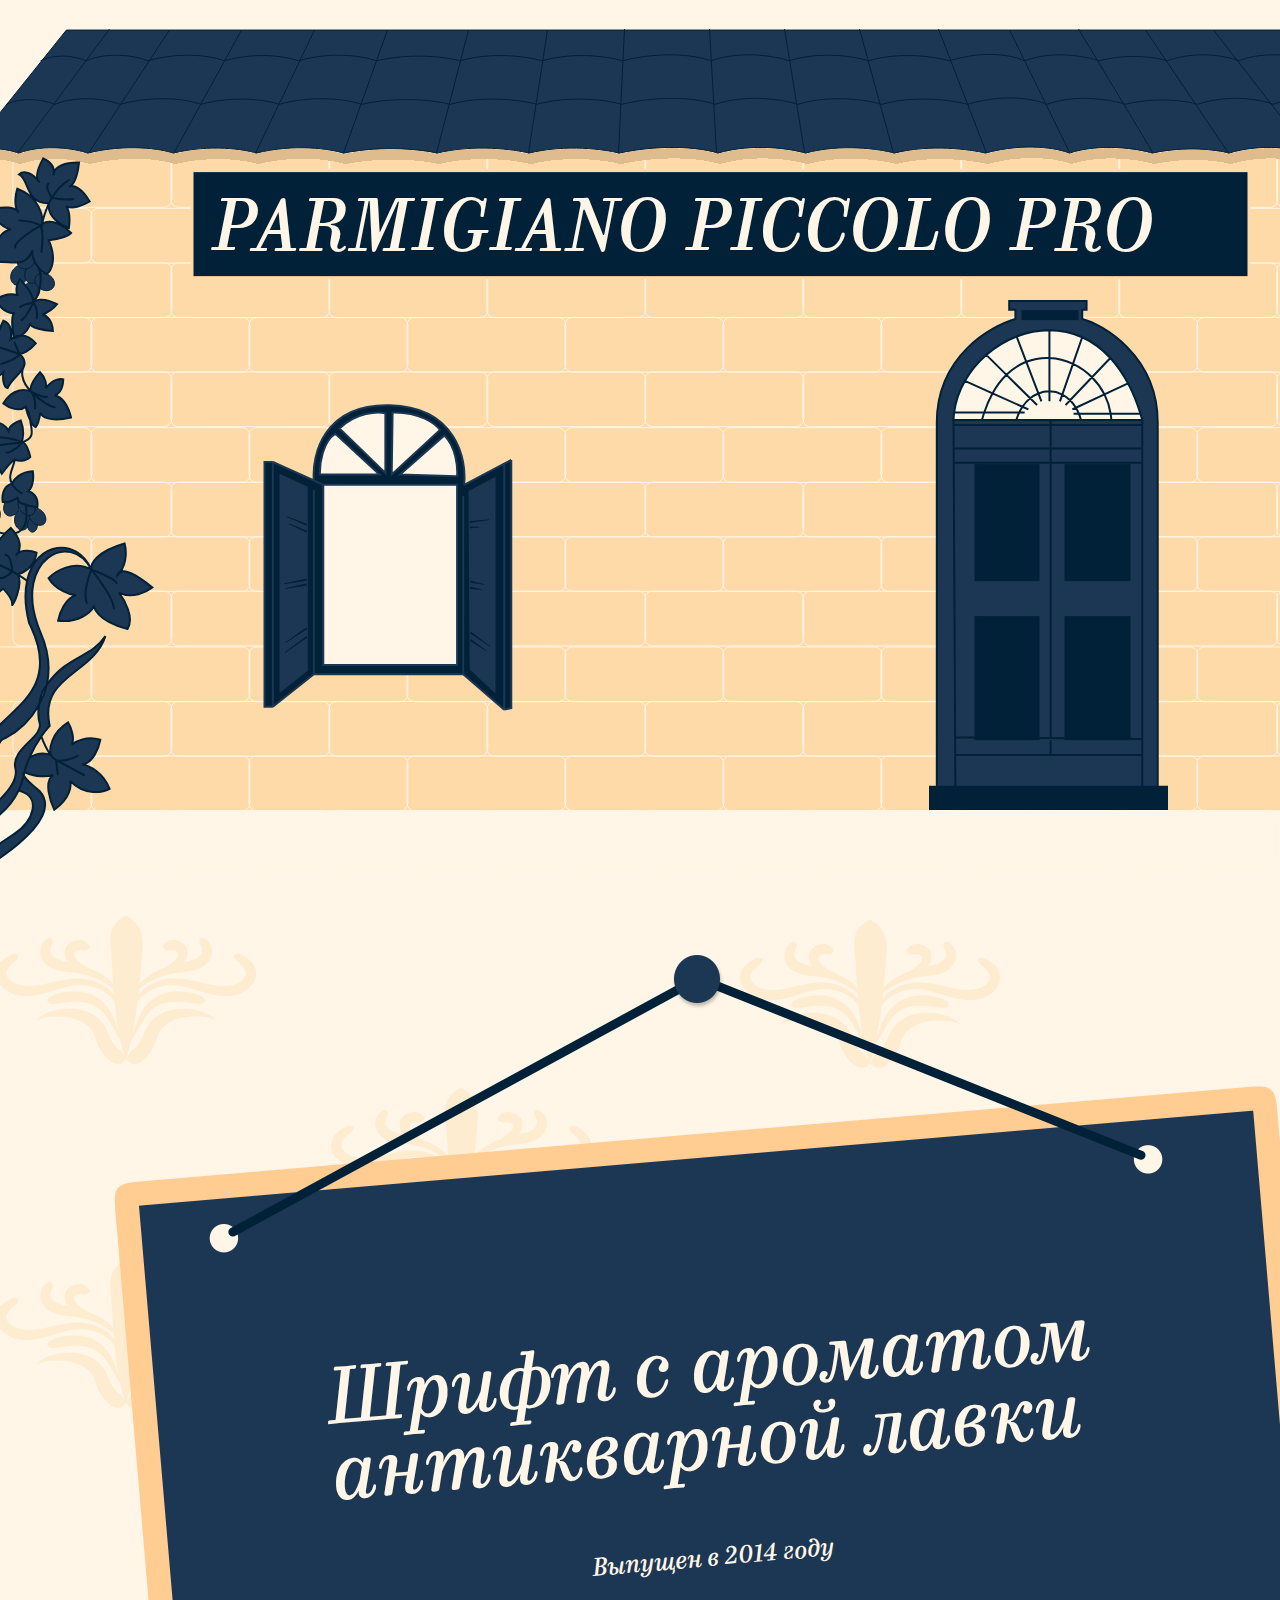
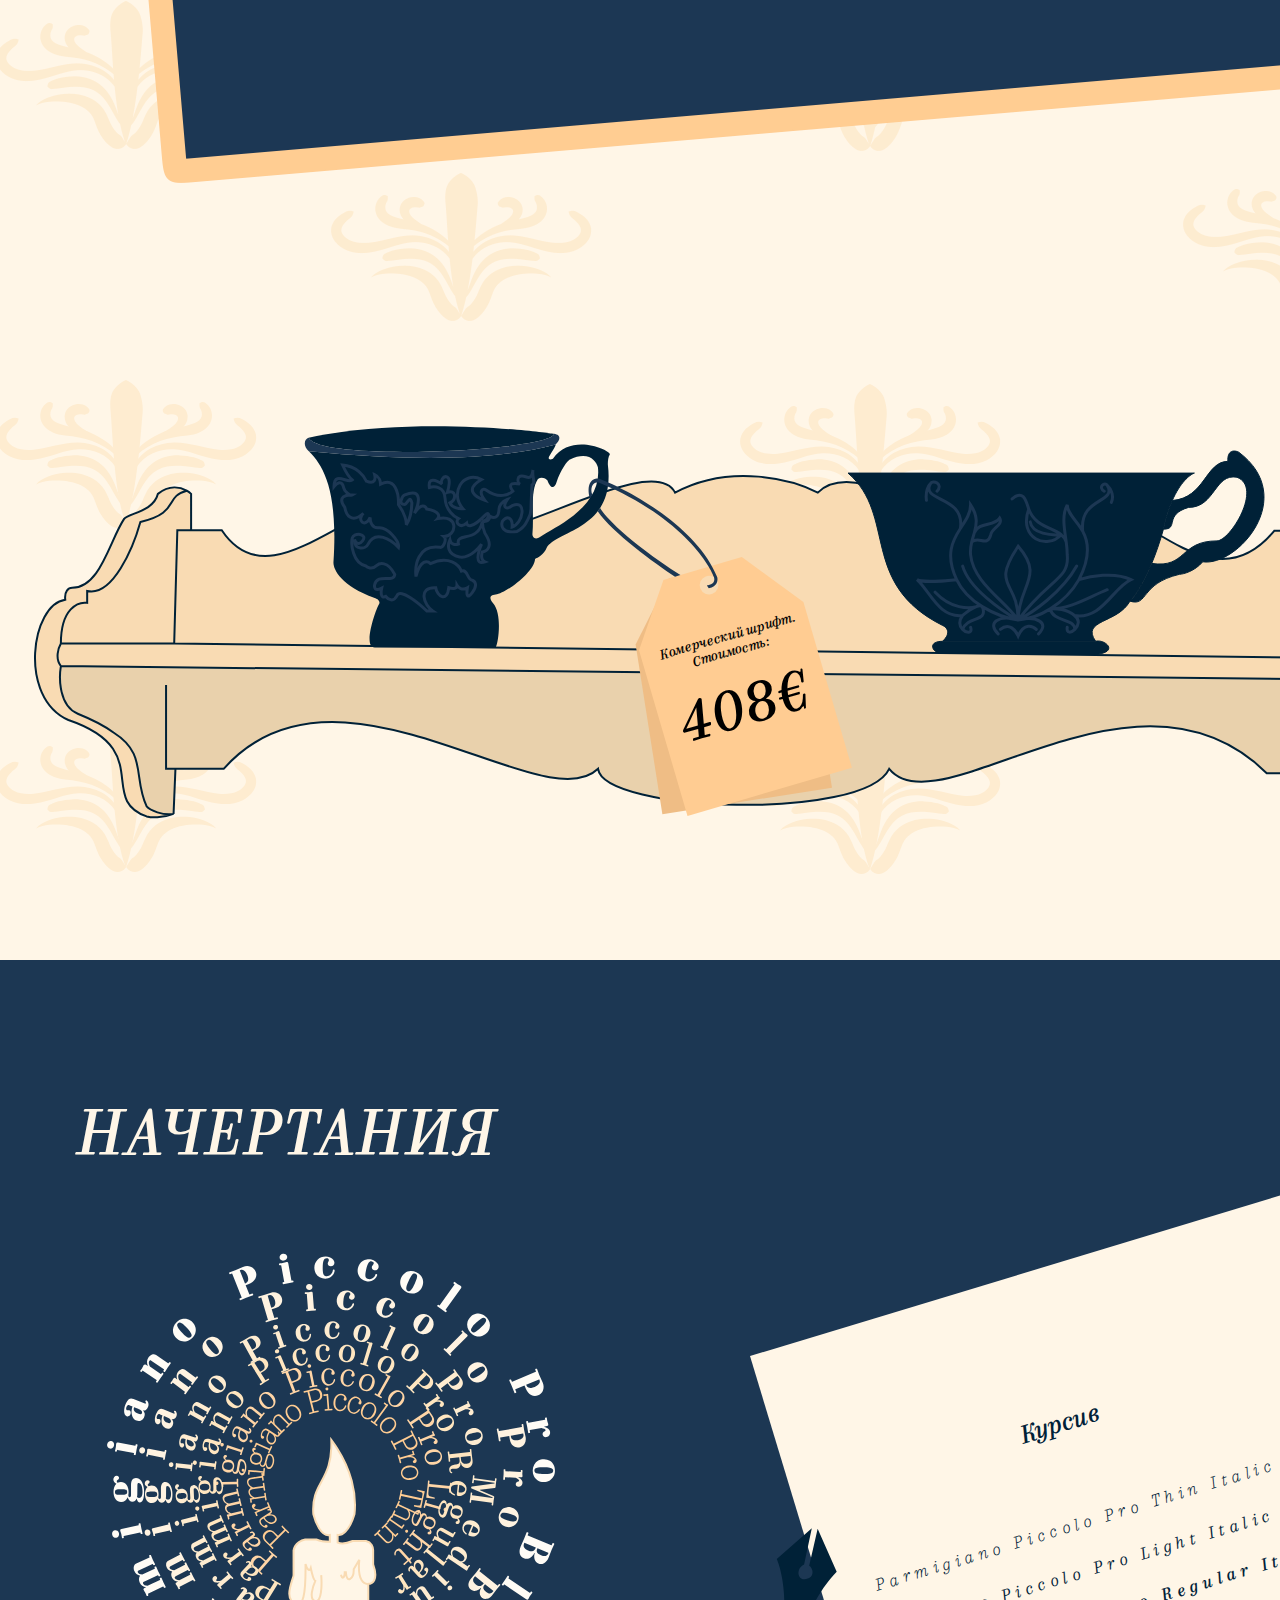
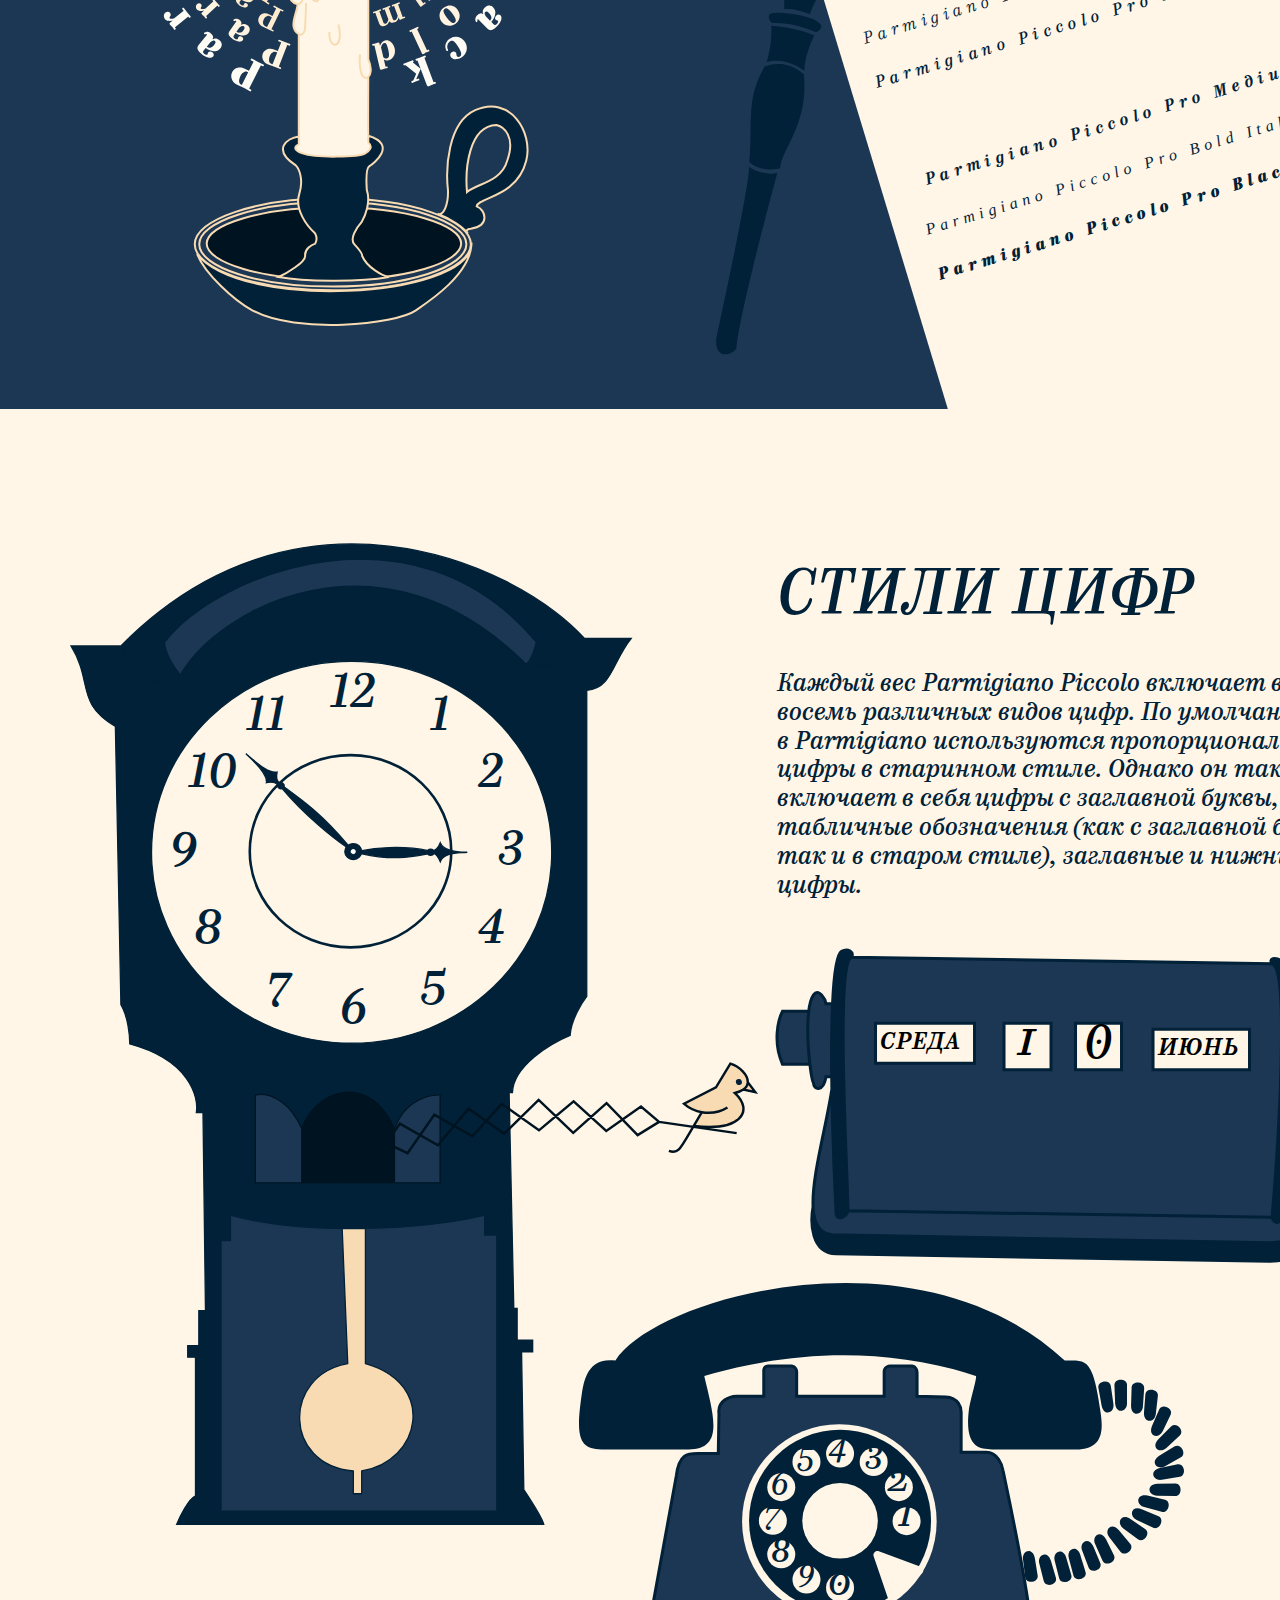
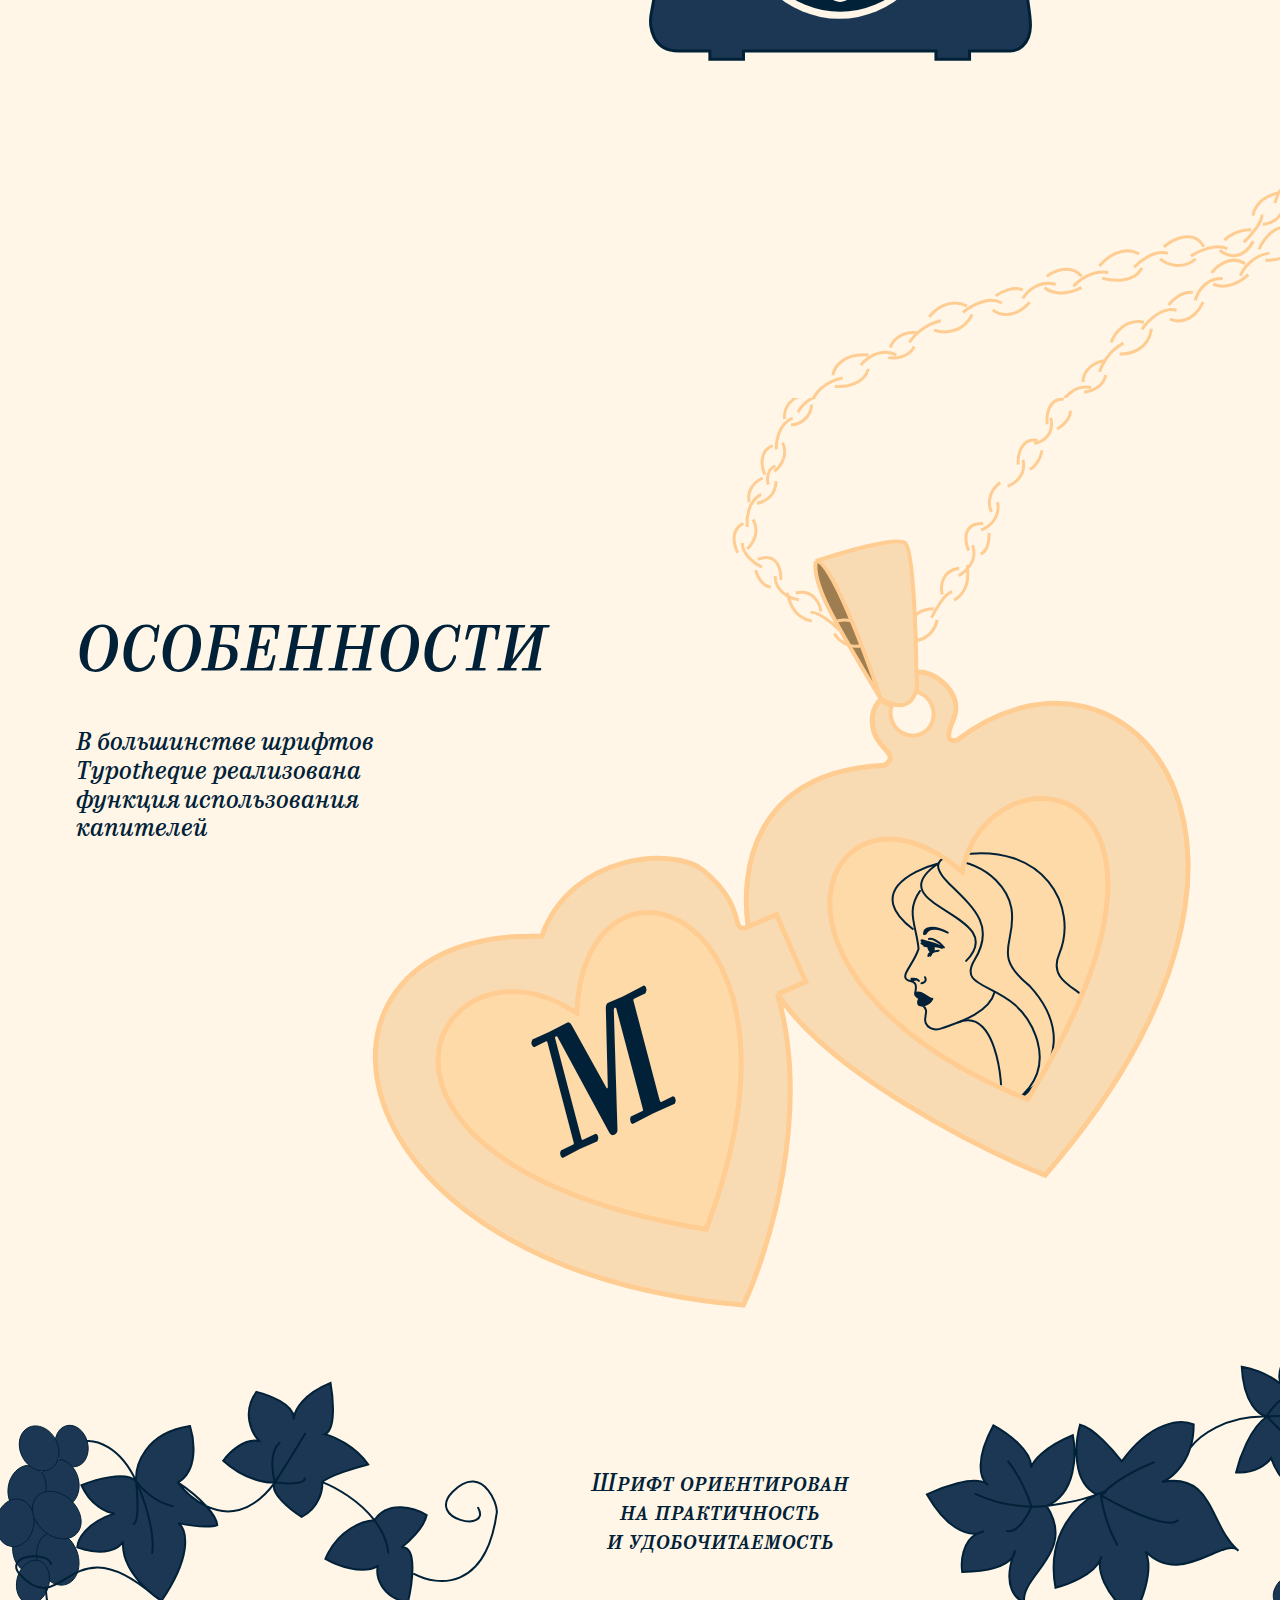
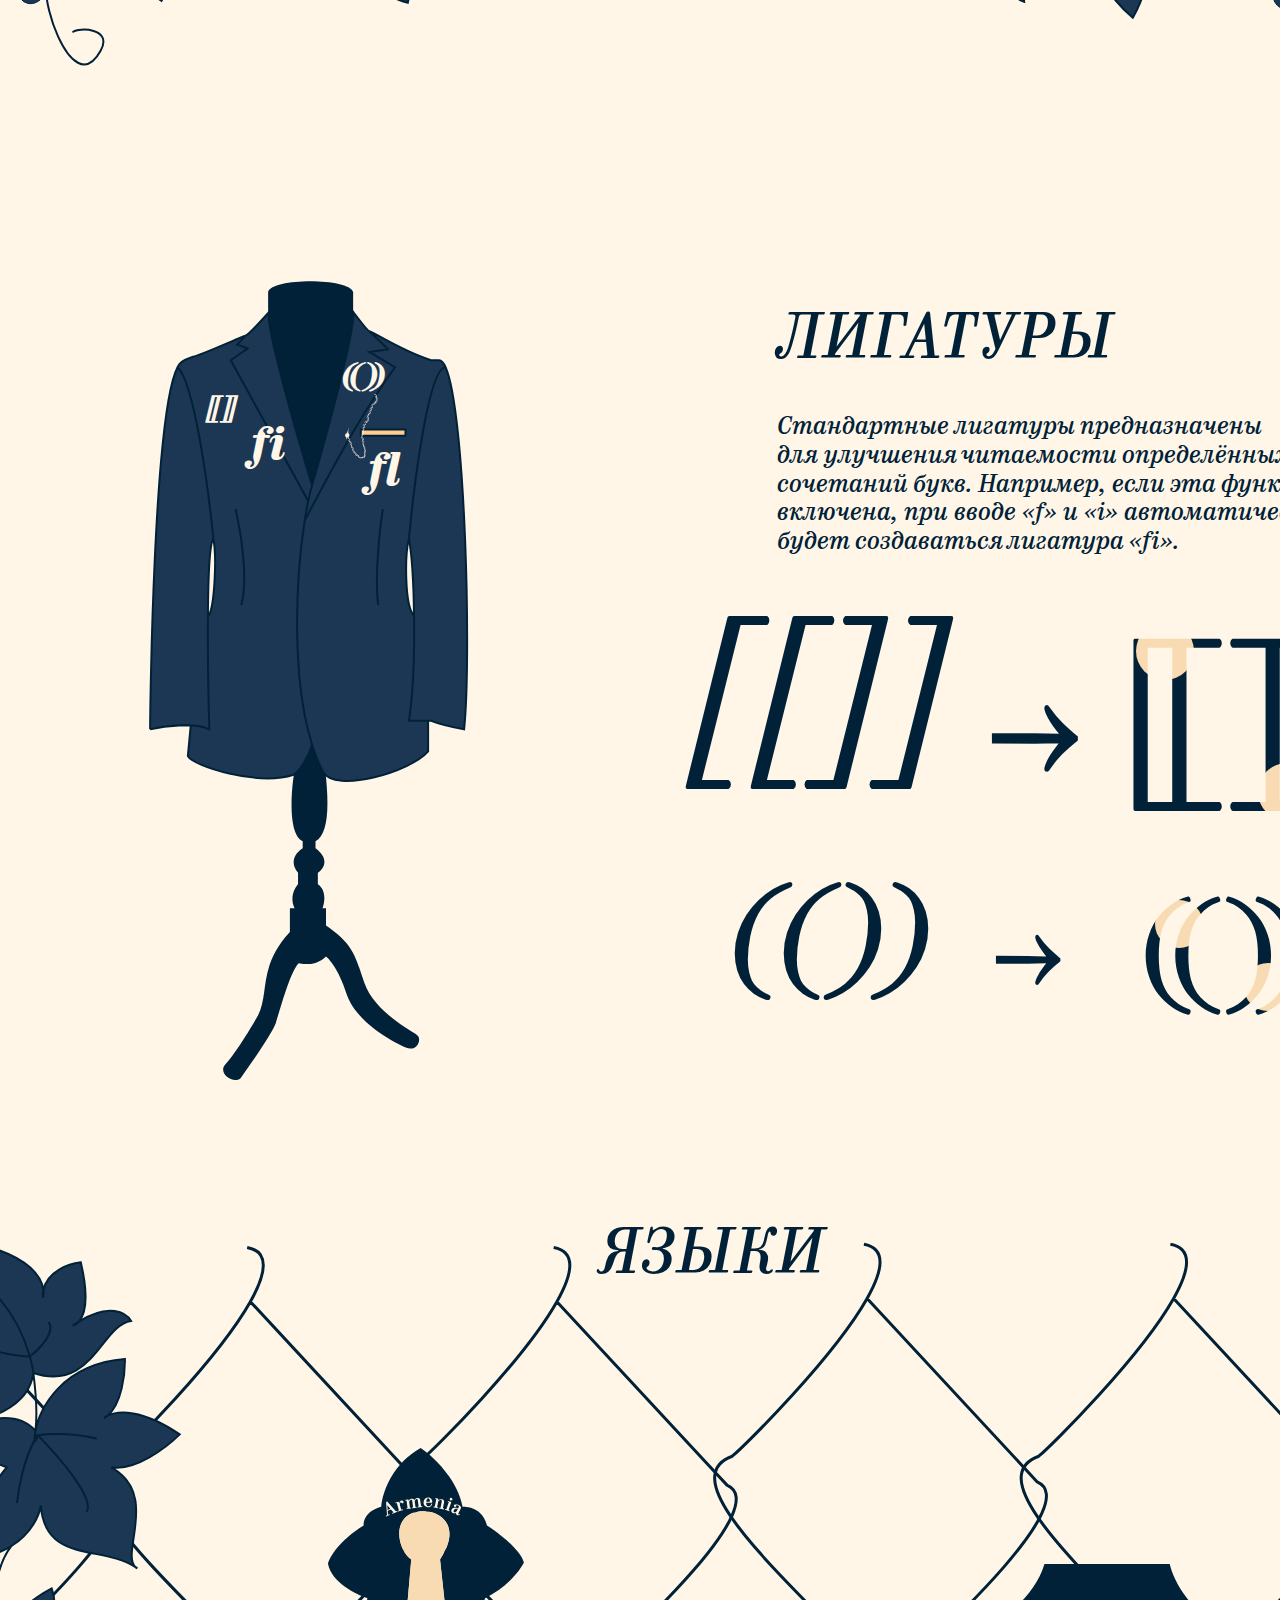
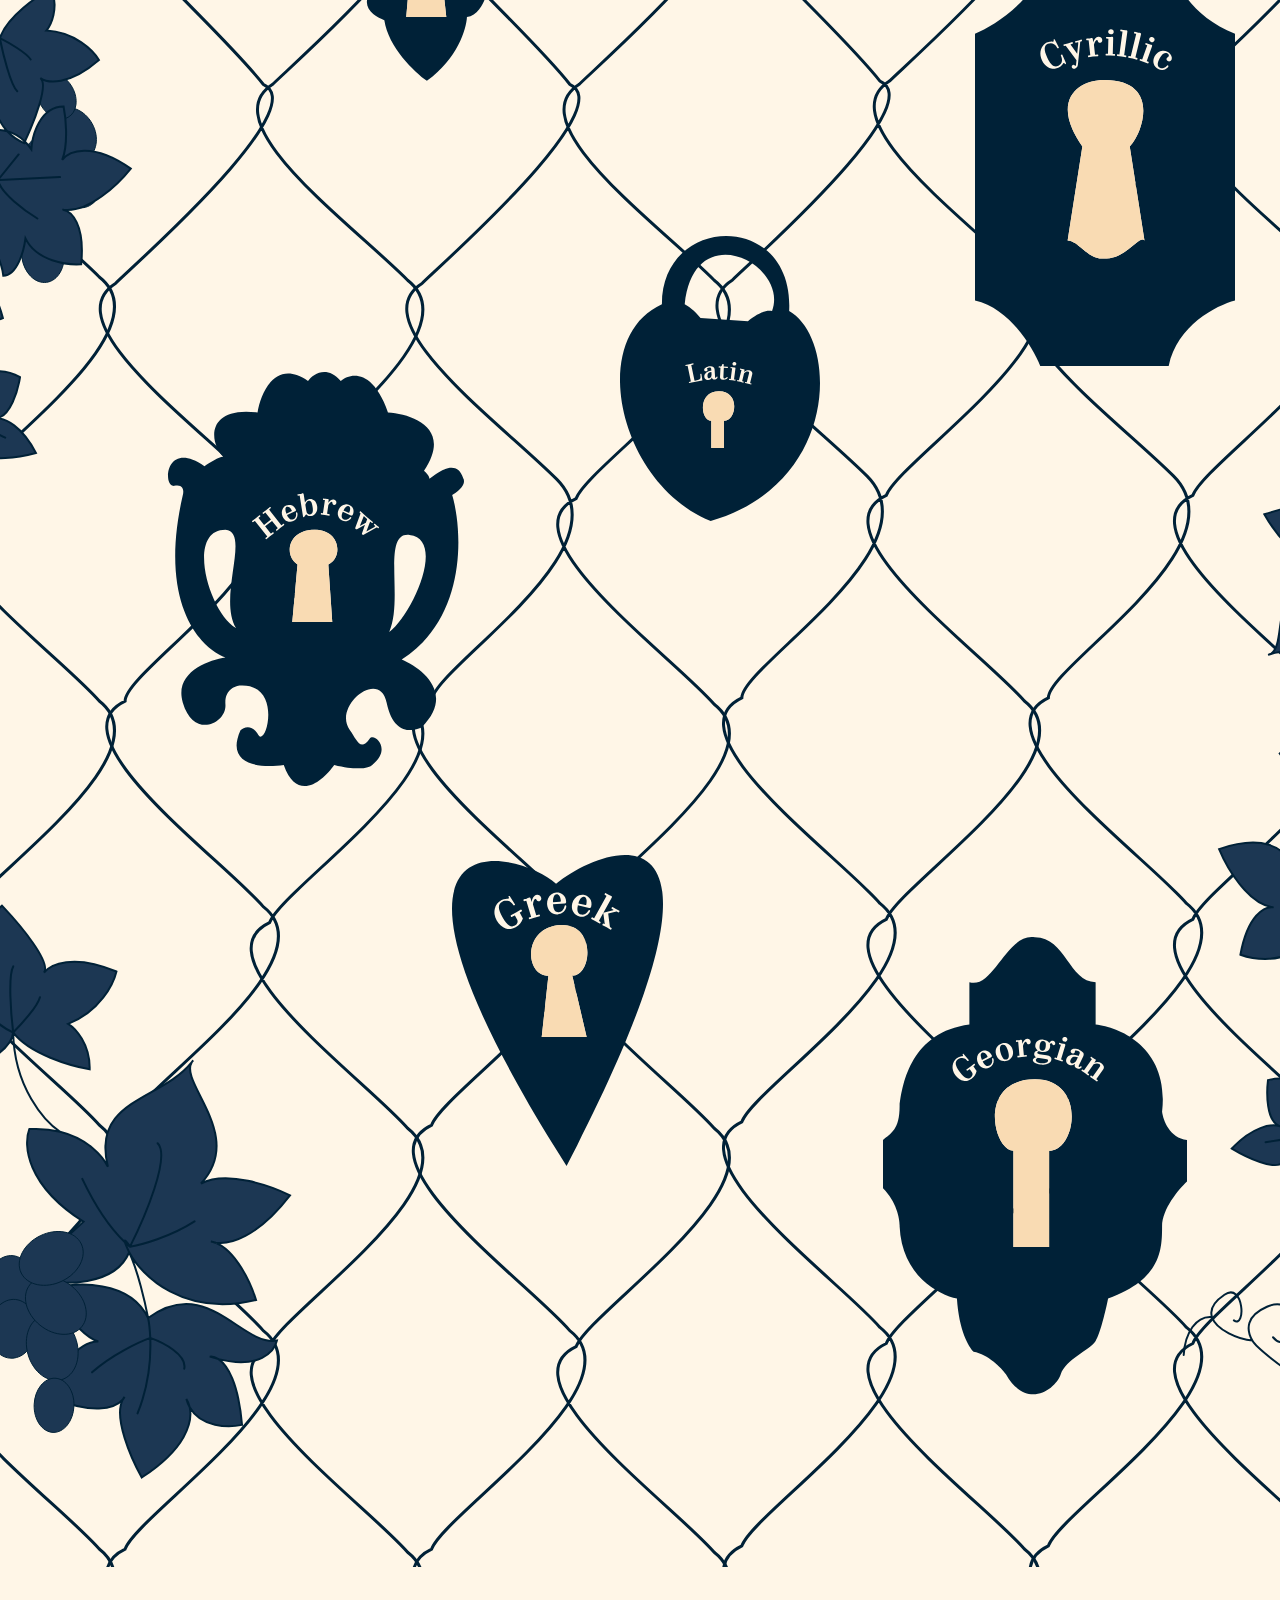
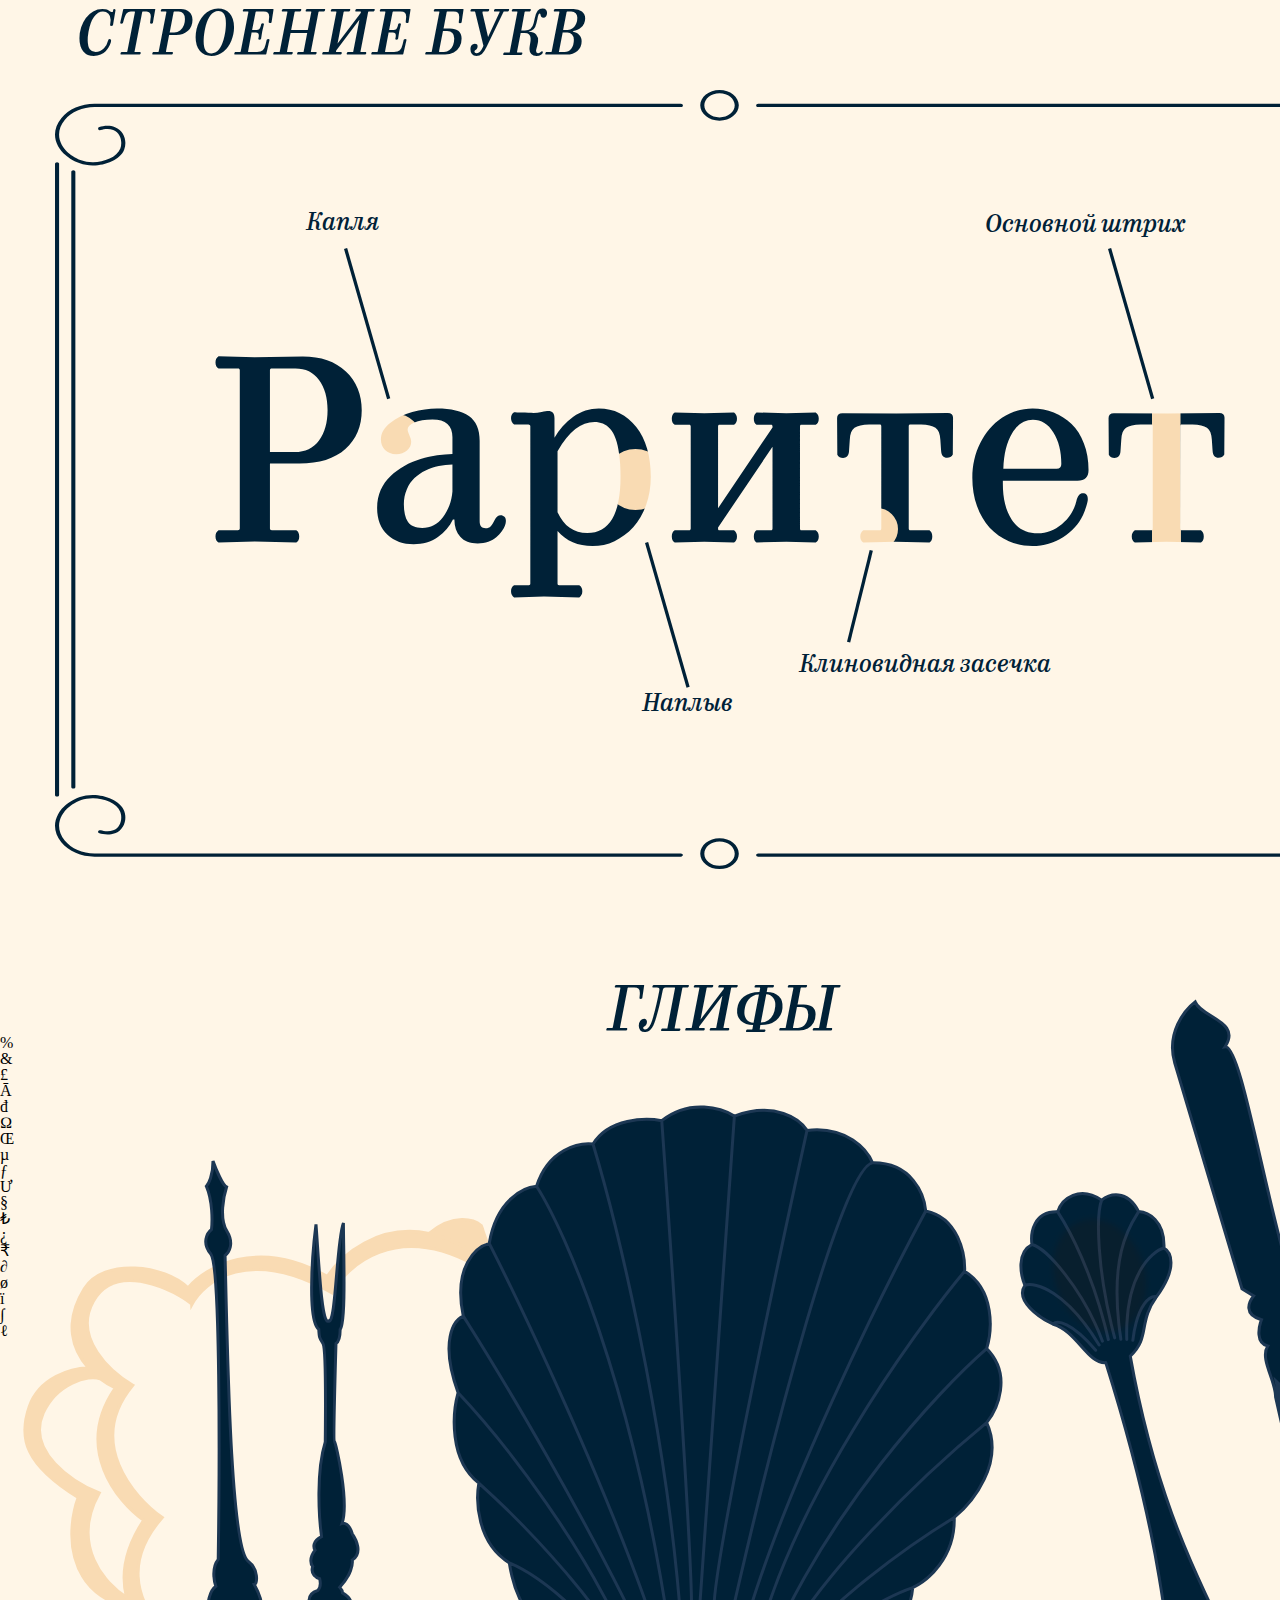
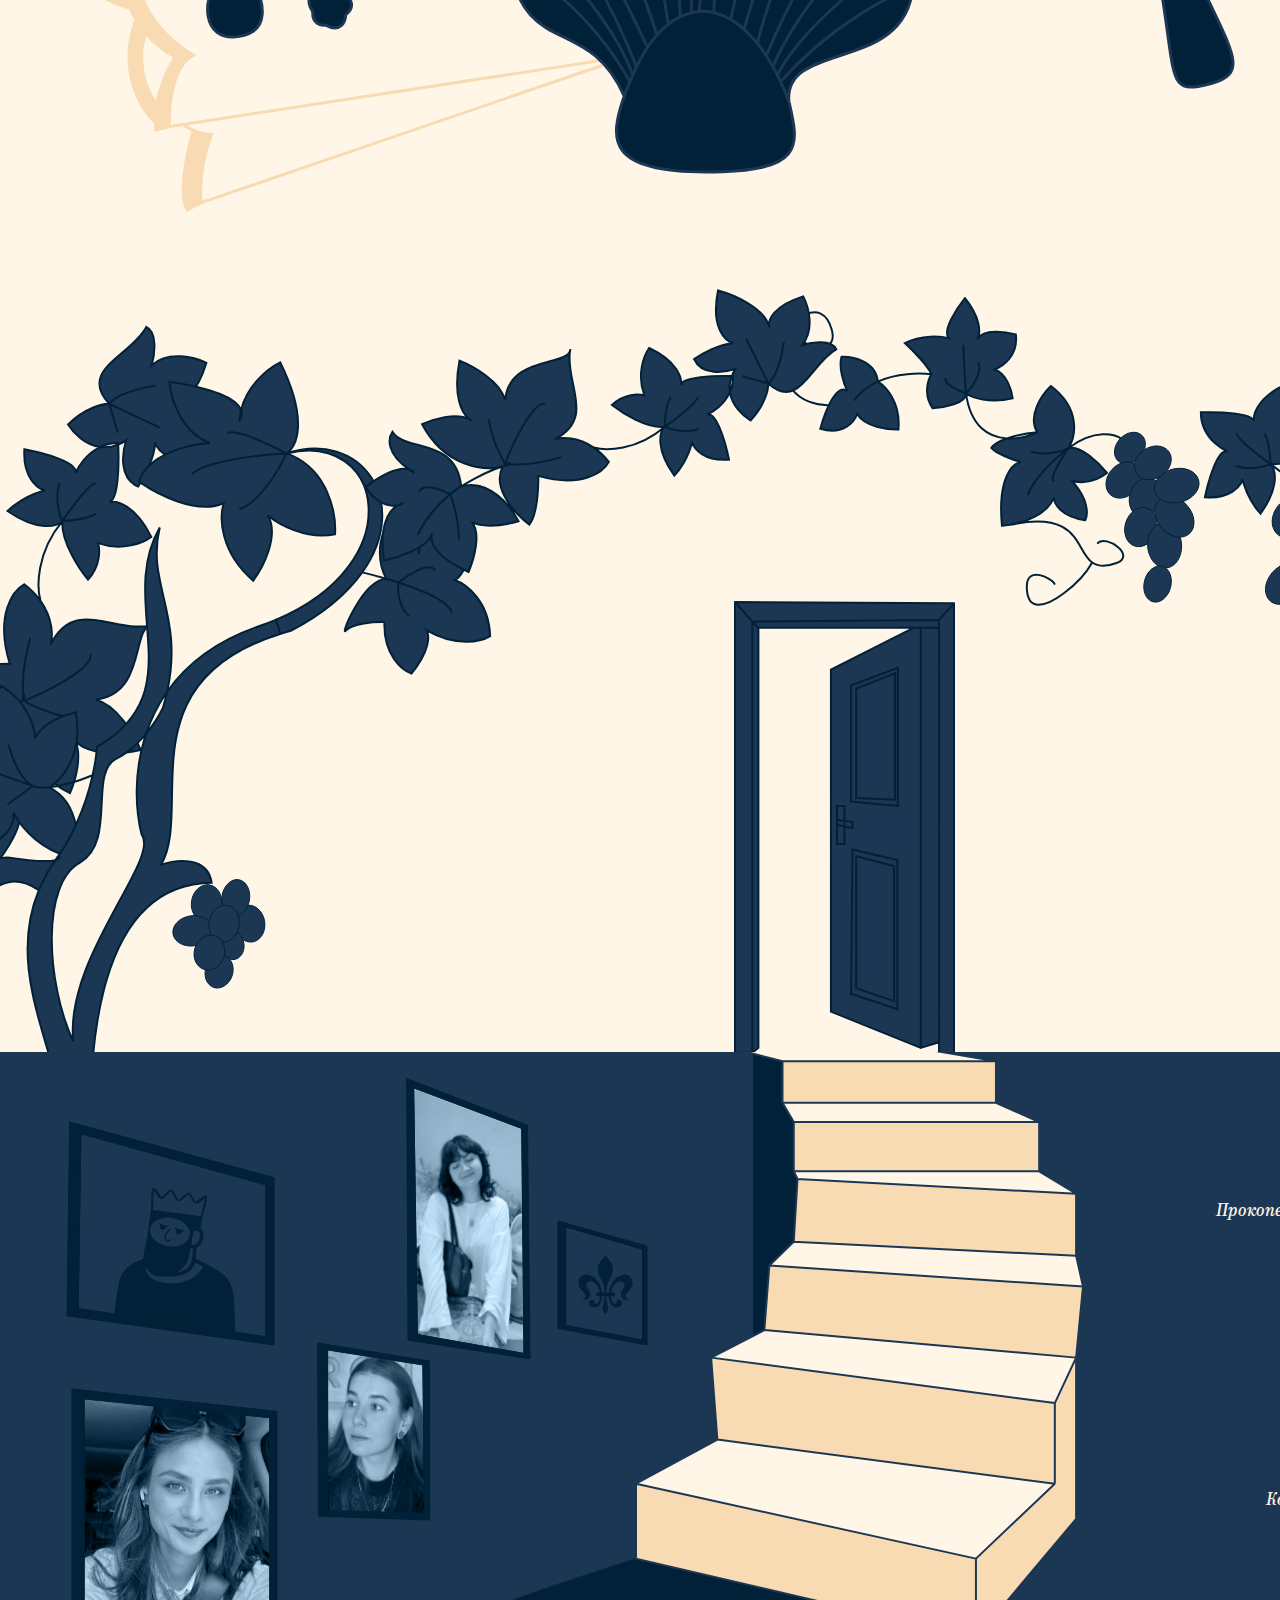
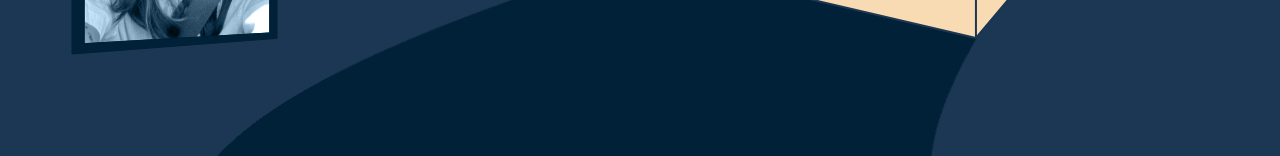
<file: index.html>
<!DOCTYPE html>
<html lang="en">
  <head>
    <link rel="stylesheet" href="stylesheets/style.css" />
    <meta charset="UTF-8" />
    <meta name="viewport" content="width=device-width, initial-scale=1.0" />
    <title>Document</title>
  </head>
  <body id="index">
    <!-- <img src="images/first.jpg" alt="первый экран" /> -->
    <section class="firstSection">
      <div class="firsttext">
        <h1>Parmigiano Piccolo Pro</h1>
        <!-- <img src="../parmigiano/images/firstdop.svg" alt="листья справа" /> -->
      </div>
    </section>

    <section class="secondSection">
      <h2>Шрифт с ароматом антикварной&nbsp;лавки</h2>
      <p>Выпущен в 2014 году</p>
      <!-- <img src="../parmigiano/images/seconddop.svg" alt="табличка" /> -->
    </section>

    <section class="thirdSection">
      <h5>Комерческий шрифт. Стоимость:</h5>
      <h3>408€</h3>
    </section>

    <section class="fourSection">
      <h4>Начертания</h4>
      <div class="kur"><p>Курсив</p></div>
      <div class="thin"><p>Parmigiano Piccolo Pro Thin Italic</p></div>
      <div class="light"><p>Parmigiano Piccolo Pro Light Italic</p></div>
      <div class="regular"><p>Parmigiano Piccolo Pro Regular Italic</p></div>
      <div class="medium"><p>Parmigiano Piccolo Pro Medium Italic</p></div>
      <div class="bold">
        <p><b>Parmigiano Piccolo Pro Bold Italic</b></p>
      </div>
      <div class="black"><p>Parmigiano Piccolo Pro Black Italic</p></div>
    </section>

    <section class="fiveSection">
      <h4>Стили цифр</h4>
      <h6>
        Каждый вес Parmigiano Piccolo включает в&nbsp;себя восемь различных
        видов цифр. По&nbsp;умолчанию в&nbsp;Parmigiano используются
        пропорциональные цифры в&nbsp;старинном стиле. Однако он&nbsp;также
        включает в&nbsp;себя цифры с&nbsp;заглавной буквы, табличные обозначения
        (как с&nbsp;заглавной буквы, так и&nbsp;в&nbsp;старом стиле), заглавные
        и&nbsp;нижние цифры.
      </h6>
      <div class="sreda"><p>среда</p></div>
      <div class="odin"><p>1</p></div>
      <div class="nol"><p>0</p></div>
      <div class="june"><p>июнь</p></div>

      <div class="bigone"><p>1</p></div>
      <div class="bigtwo"><p>2</p></div>
      <div class="bigthree"><p>3</p></div>
      <div class="bigfour"><p>4</p></div>
      <div class="bigfive"><p>5</p></div>
      <div class="bigsix"><p>6</p></div>
      <div class="bigseven"><p>7</p></div>
      <div class="bigeight"><p>8</p></div>
      <div class="bignine"><p>9</p></div>
      <div class="bigten"><p>10</p></div>
      <div class="bigeleven"><p>11</p></div>
      <div class="bigtwelve"><p>12</p></div>

      <div class="smallone"><p>1</p></div>
      <div class="smalltwo"><p>2</p></div>
      <div class="smallthree"><p>3</p></div>
      <div class="smallfour"><p>4</p></div>
      <div class="smallfive"><p>5</p></div>
      <div class="smallsix"><p>6</p></div>
      <div class="smallseven"><p>7</p></div>
      <div class="smalleight"><p>8</p></div>
      <div class="smallnine"><p>9</p></div>
      <div class="smalzero"><p>0</p></div>
    </section>

    <section class="sixSection">
      <h4>Особенности</h4>
      <h6>
        В большинстве шрифтов Typotheque реализована функция использования
        капителей
      </h6>
      <div class="M"><p>М</p></div>
    </section>

    <section class="sevenSection">
      <p>Шрифт ориентирован на&nbsp;практичность и&nbsp;удобочитаемость</p>
    </section>

    <section class="eightSection">
      <h4>Лигатуры</h4>
      <h6>
        Стандартные лигатуры предназначены для&nbsp;улучшения читаемости
        определённых сочетаний букв. Например, если эта функция включена,
        при&nbsp;вводе «f»&nbsp;и&nbsp;«i» автоматически будет создаваться
        лигатура «fi».
      </h6>
      <div class="scob1"><p>[[]]</p></div>
      <div class="scob2"><p>(())</p></div>
      <div class="arrow1"><p>↙</p></div>
      <div class="arrow2"><p>↙</p></div>
      <div class="lig1"><p>fi</p></div>
      <div class="lig2"><p>fl</p></div>
      <div class="lig3"><p>[[]]</p></div>
      <div class="lig4"><p>(())</p></div>
    </section>

    <section class="nineSection">
      <h4>Языки</h4>
    </section>

    <section class="tenSection">
      <h4>Cтроение букв</h4>
      <div class="des1"><p>Капля</p></div>
      <div class="des2"><p>Наплыв</p></div>
      <div class="des3"><p>Клиновидная засечка</p></div>
      <div class="des4"><p>Основной штрих</p></div>
    </section>

    <section class="elevenSection">
      <h4>Глифы</h4>

      <div class="percent"><p>%</p></div>
      <div class="and"><p>&</p></div>
      <div class="E"><p>£</p></div>
      <div class="A"><p>Ā</p></div>
      <div class="d"><p>đ</p></div>
      <div class="omega"><p>Ω</p></div>
      <div class="CE"><p>Œ</p></div>
      <div class="lu"><p>µ</p></div>
      <div class="f"><p>ƒ</p></div>
      <div class="U"><p>Ư</p></div>
      <div class="paragraph"><p>§</p></div>
      <div class="L"><p>₺</p></div>
      <div class="?"><p>¿</p></div>
      <div class="R"><p>₹</p></div>
      <div class="dital"><p>∂</p></div>
      <div class="o"><p>ø</p></div>
      <div class="i"><p>ï</p></div>
      <div class="j"><p>∫</p></div>
      <div class="lital"><p>ℓ</p></div>
    </section>

    <section class="twelveSection"></section>

    <section class="thirteenSection">
      <div class="name">
        <p>
          Прокопенко Милана <br />
          Б25ДЗ10<br />
          2025
        </p>
      </div>
      <div class="kurator1"><p>Куратор по коду</p></div>
      <div class="kurator2"><p>Куратор по дизайну</p></div>
      <div class="anna"><p>Комкова Анна</p></div>
      <div class="kamila"><p>Камила Рихтер</p></div>
    </section>
  </body>
</html>
</file>
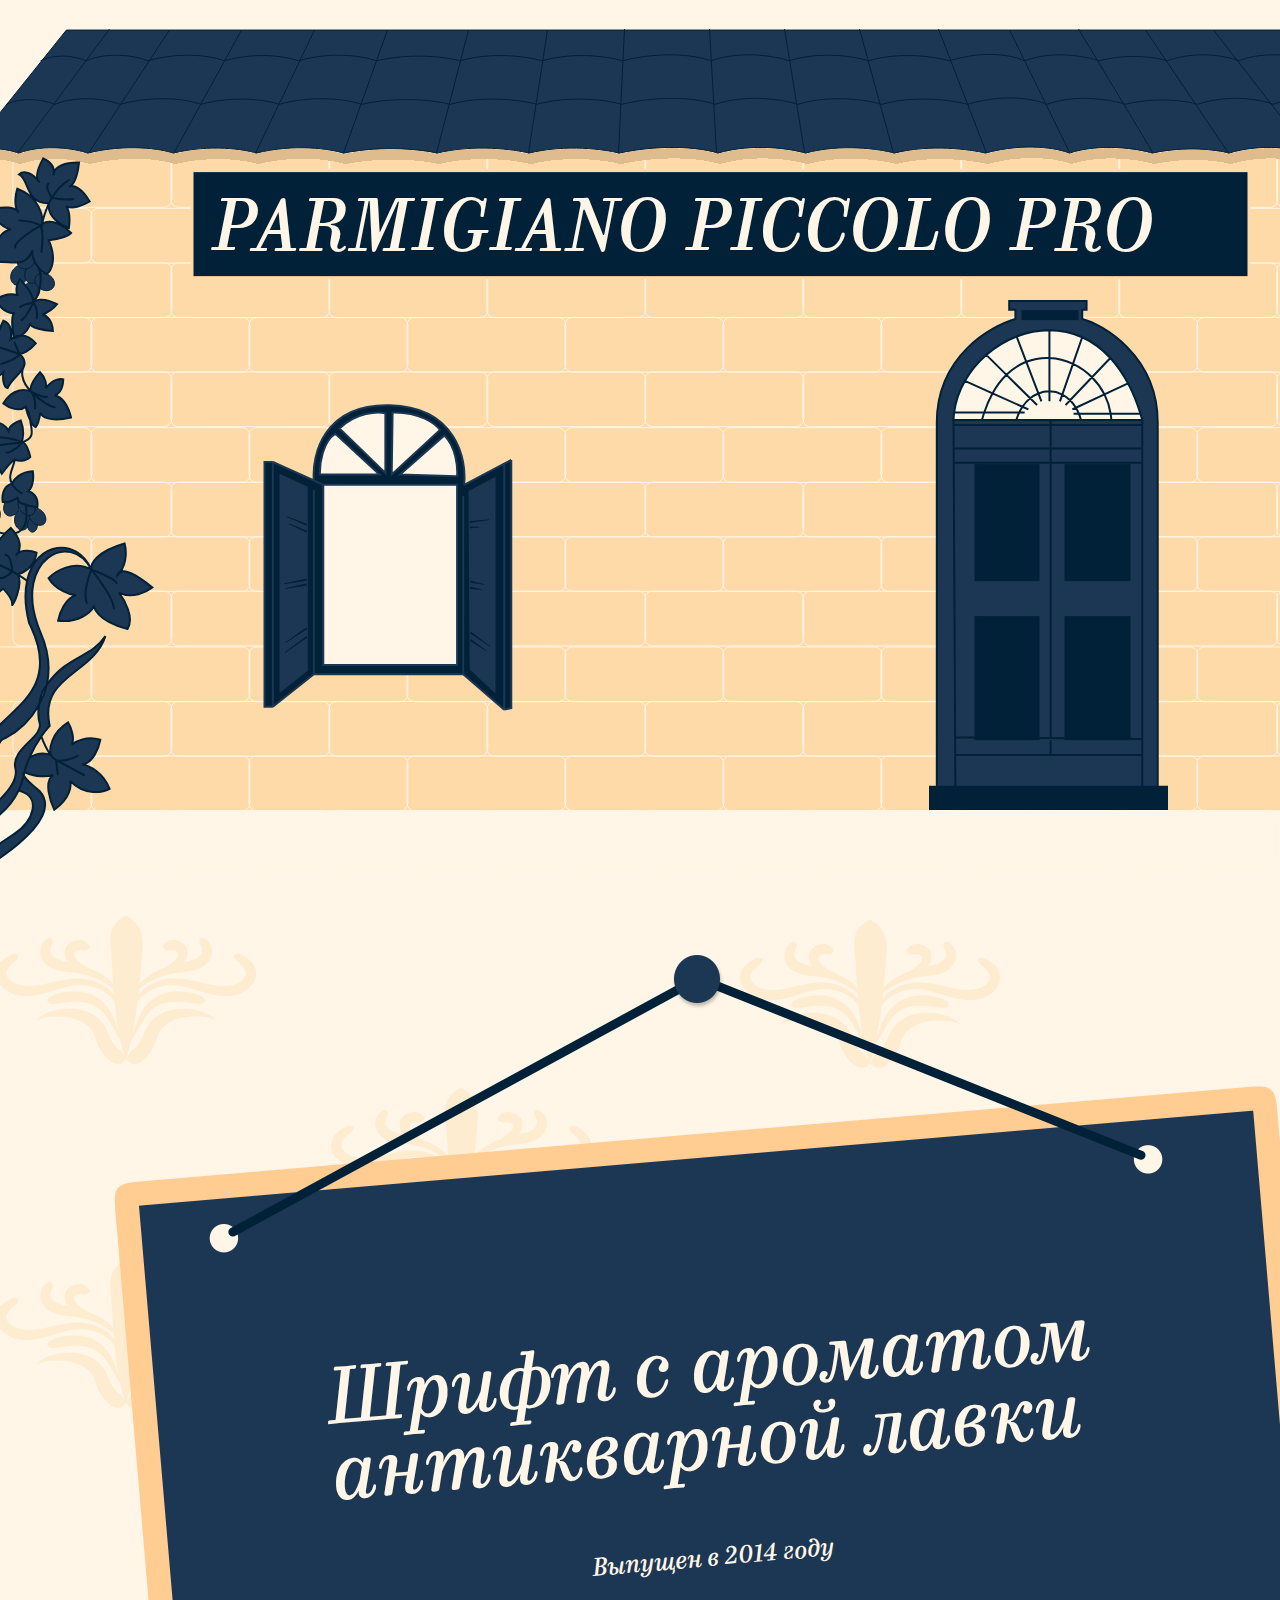
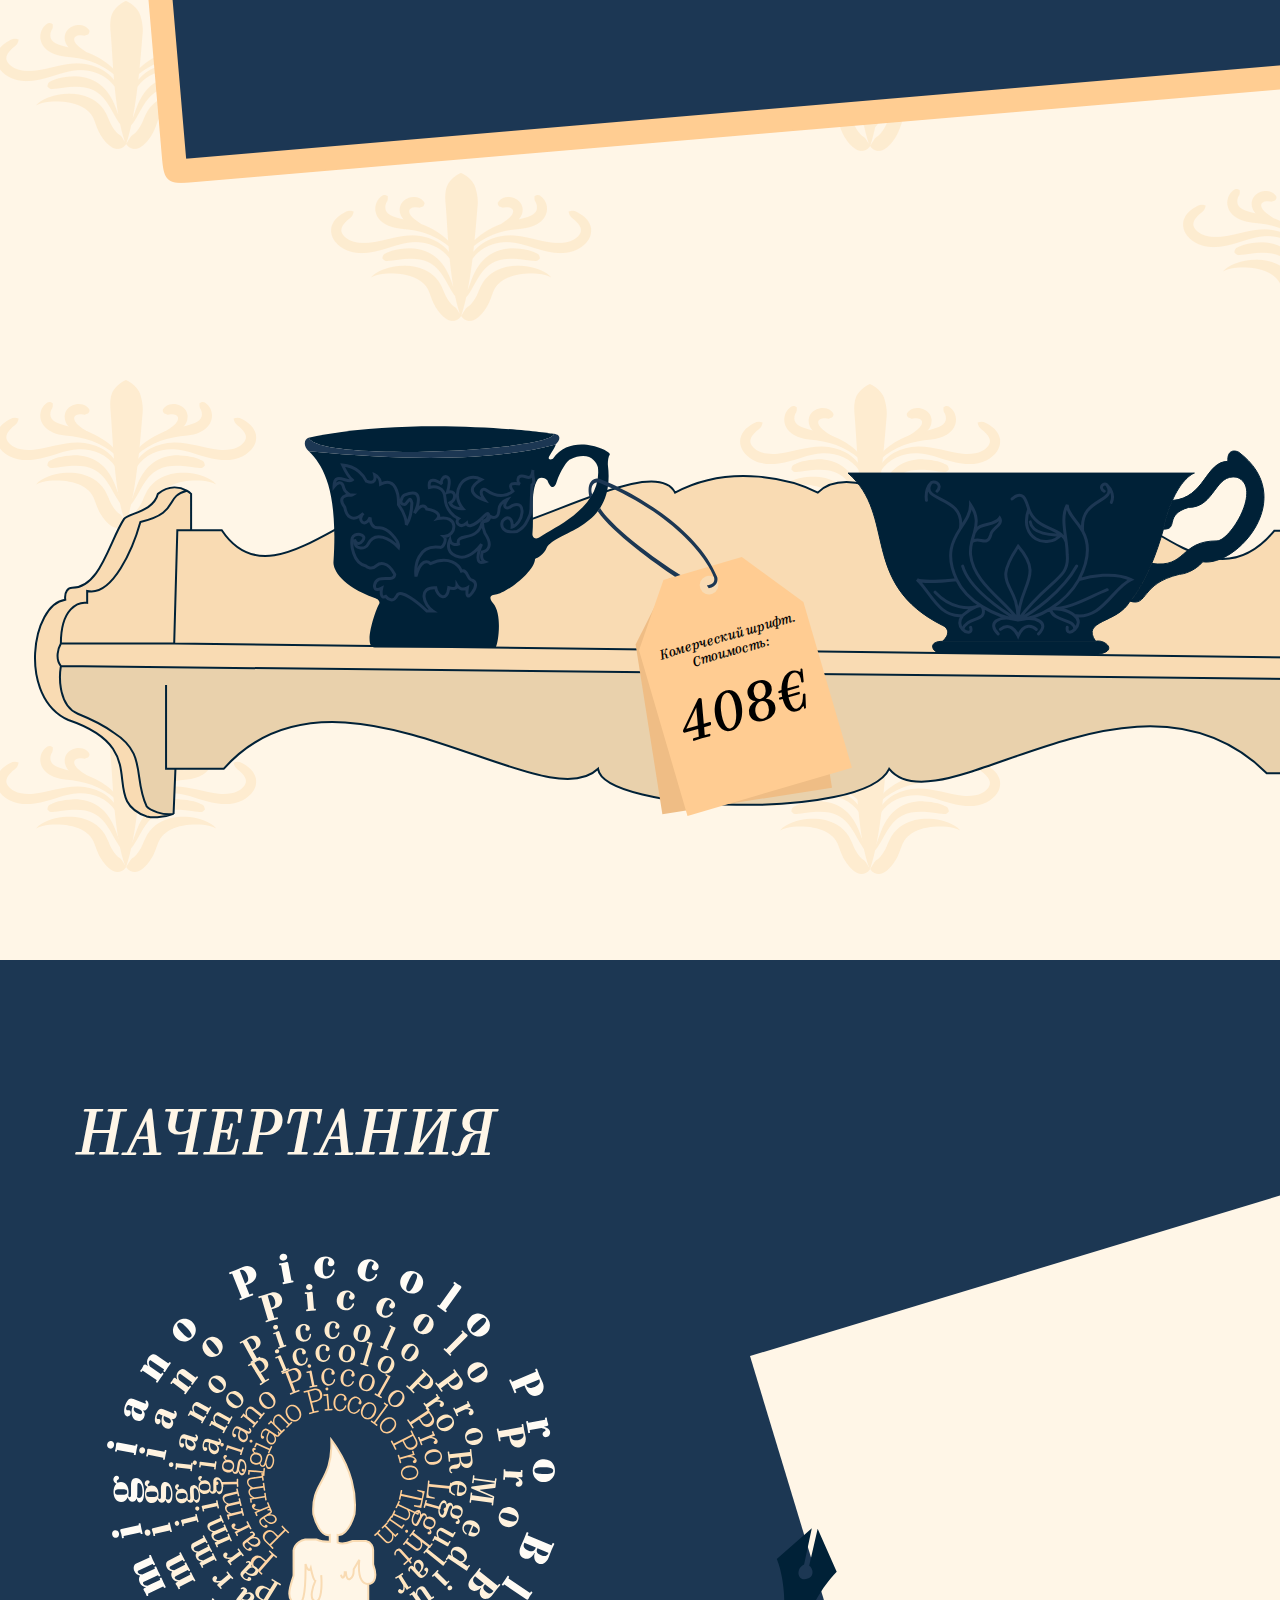
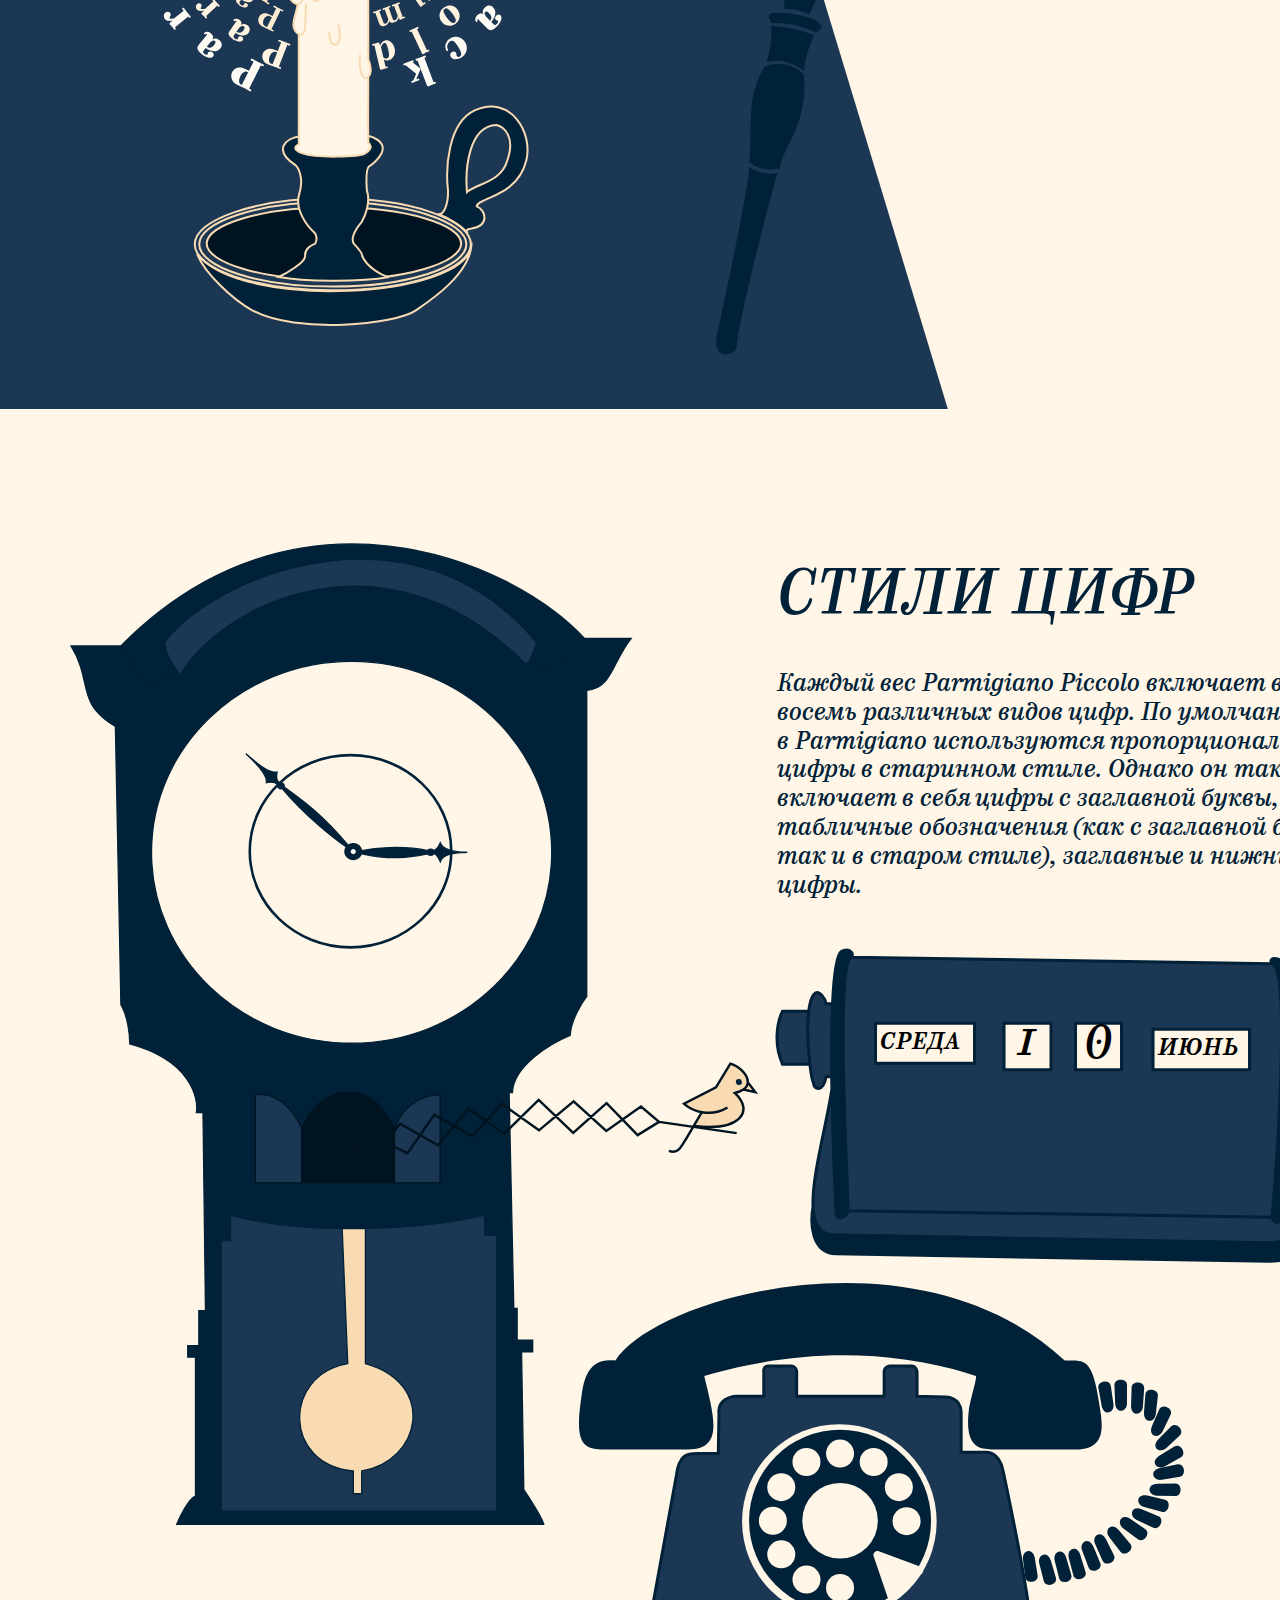
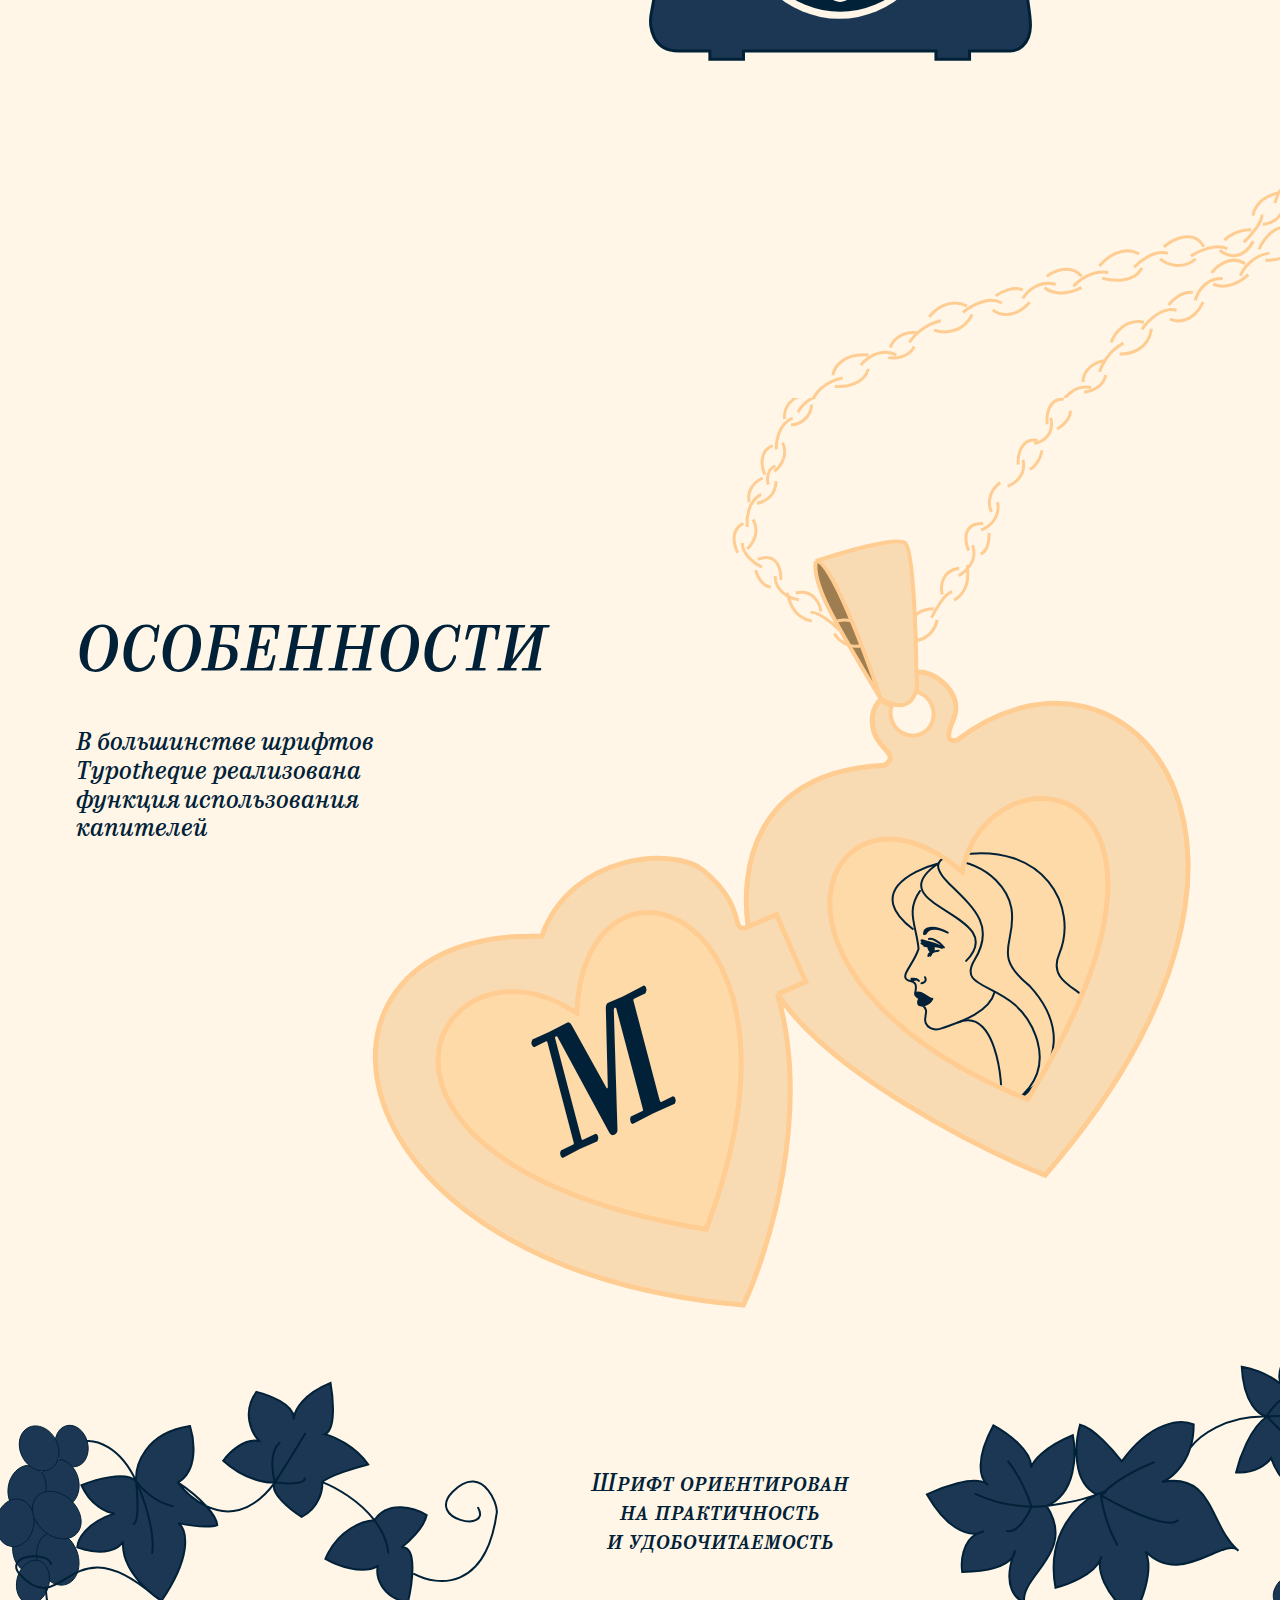
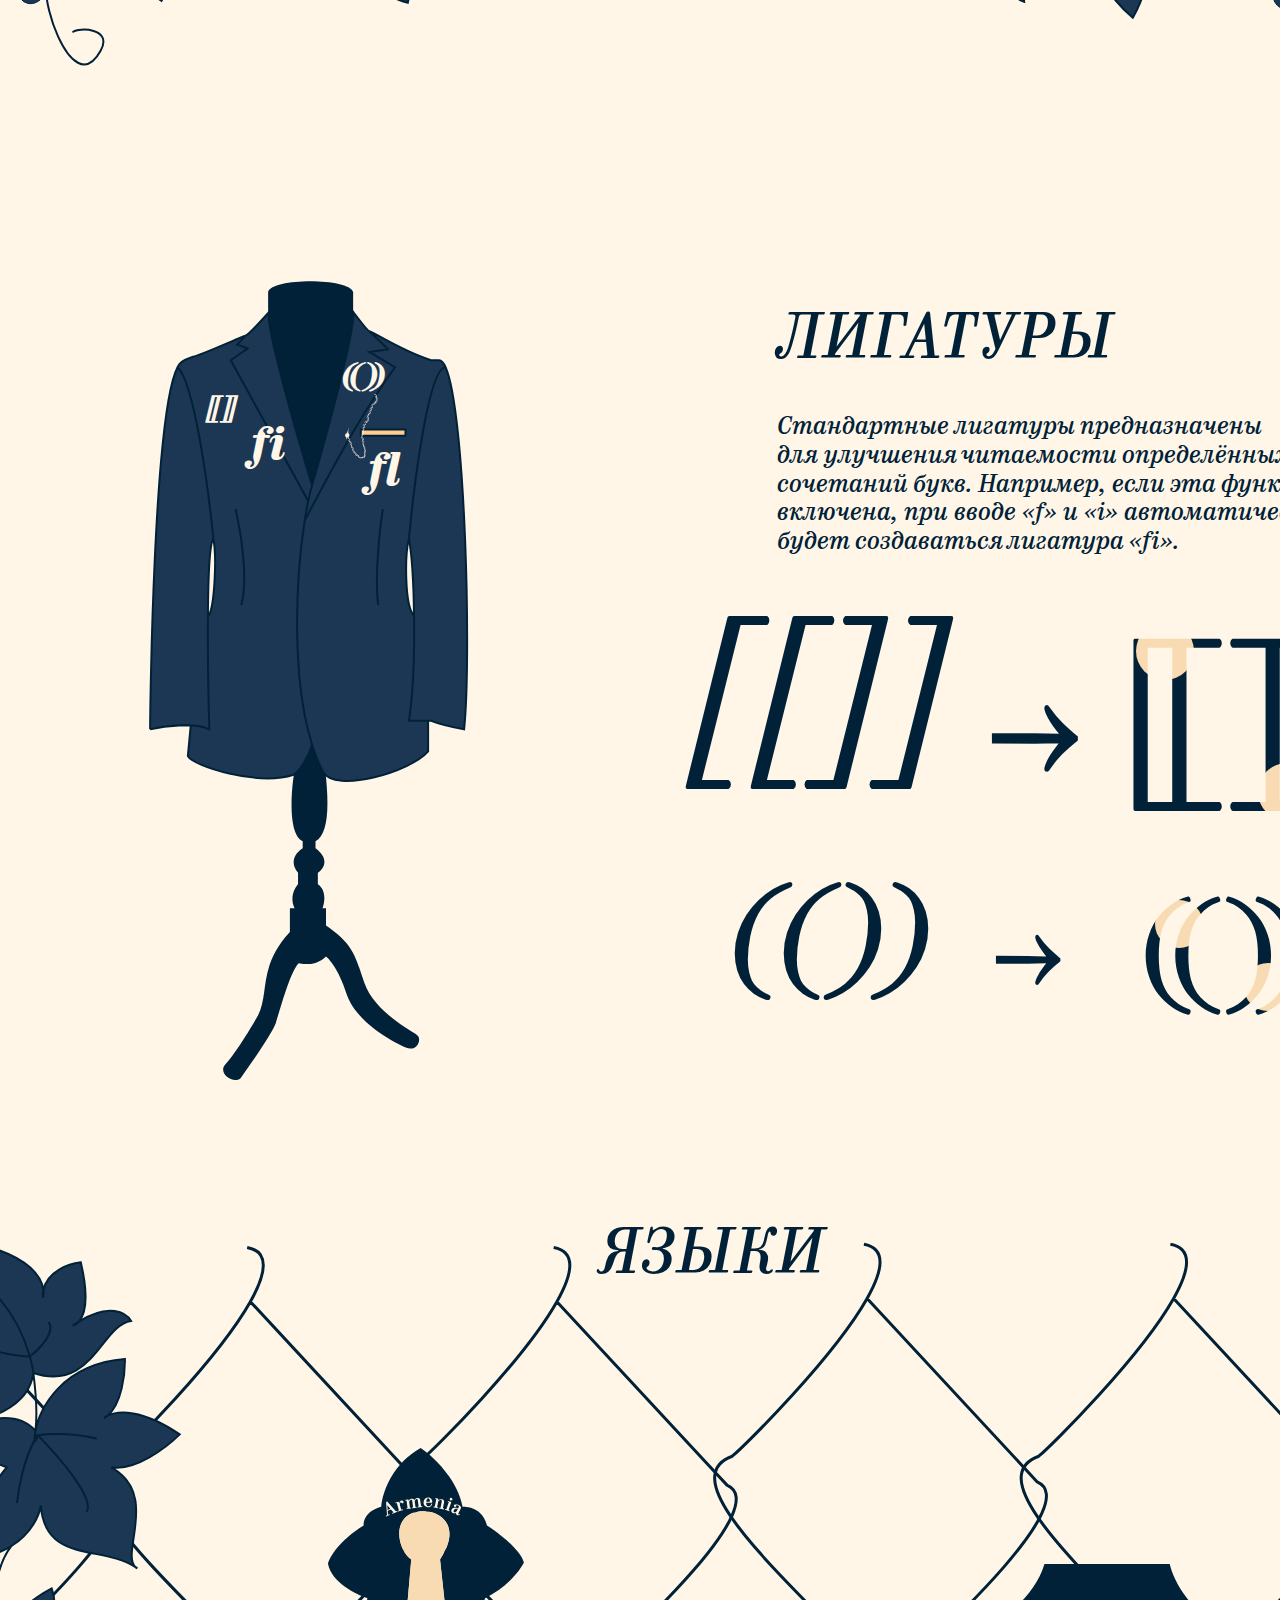
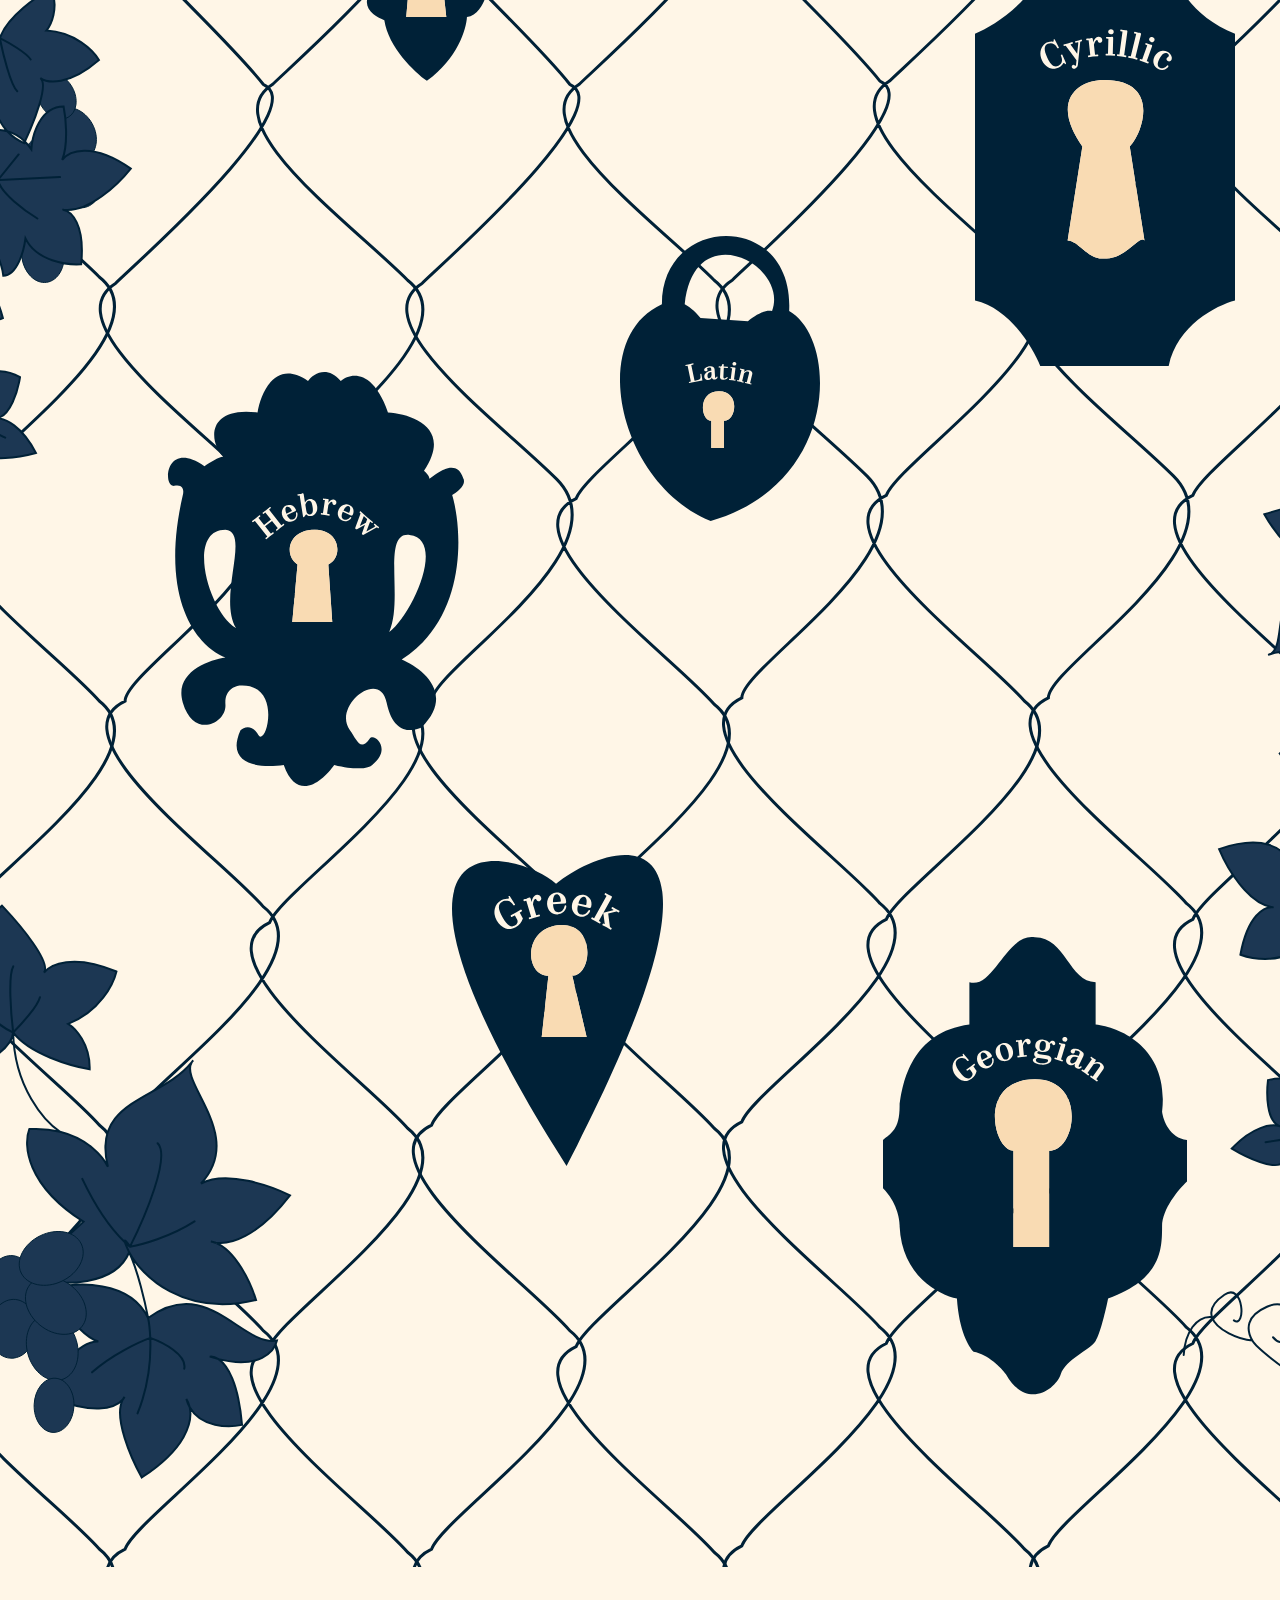
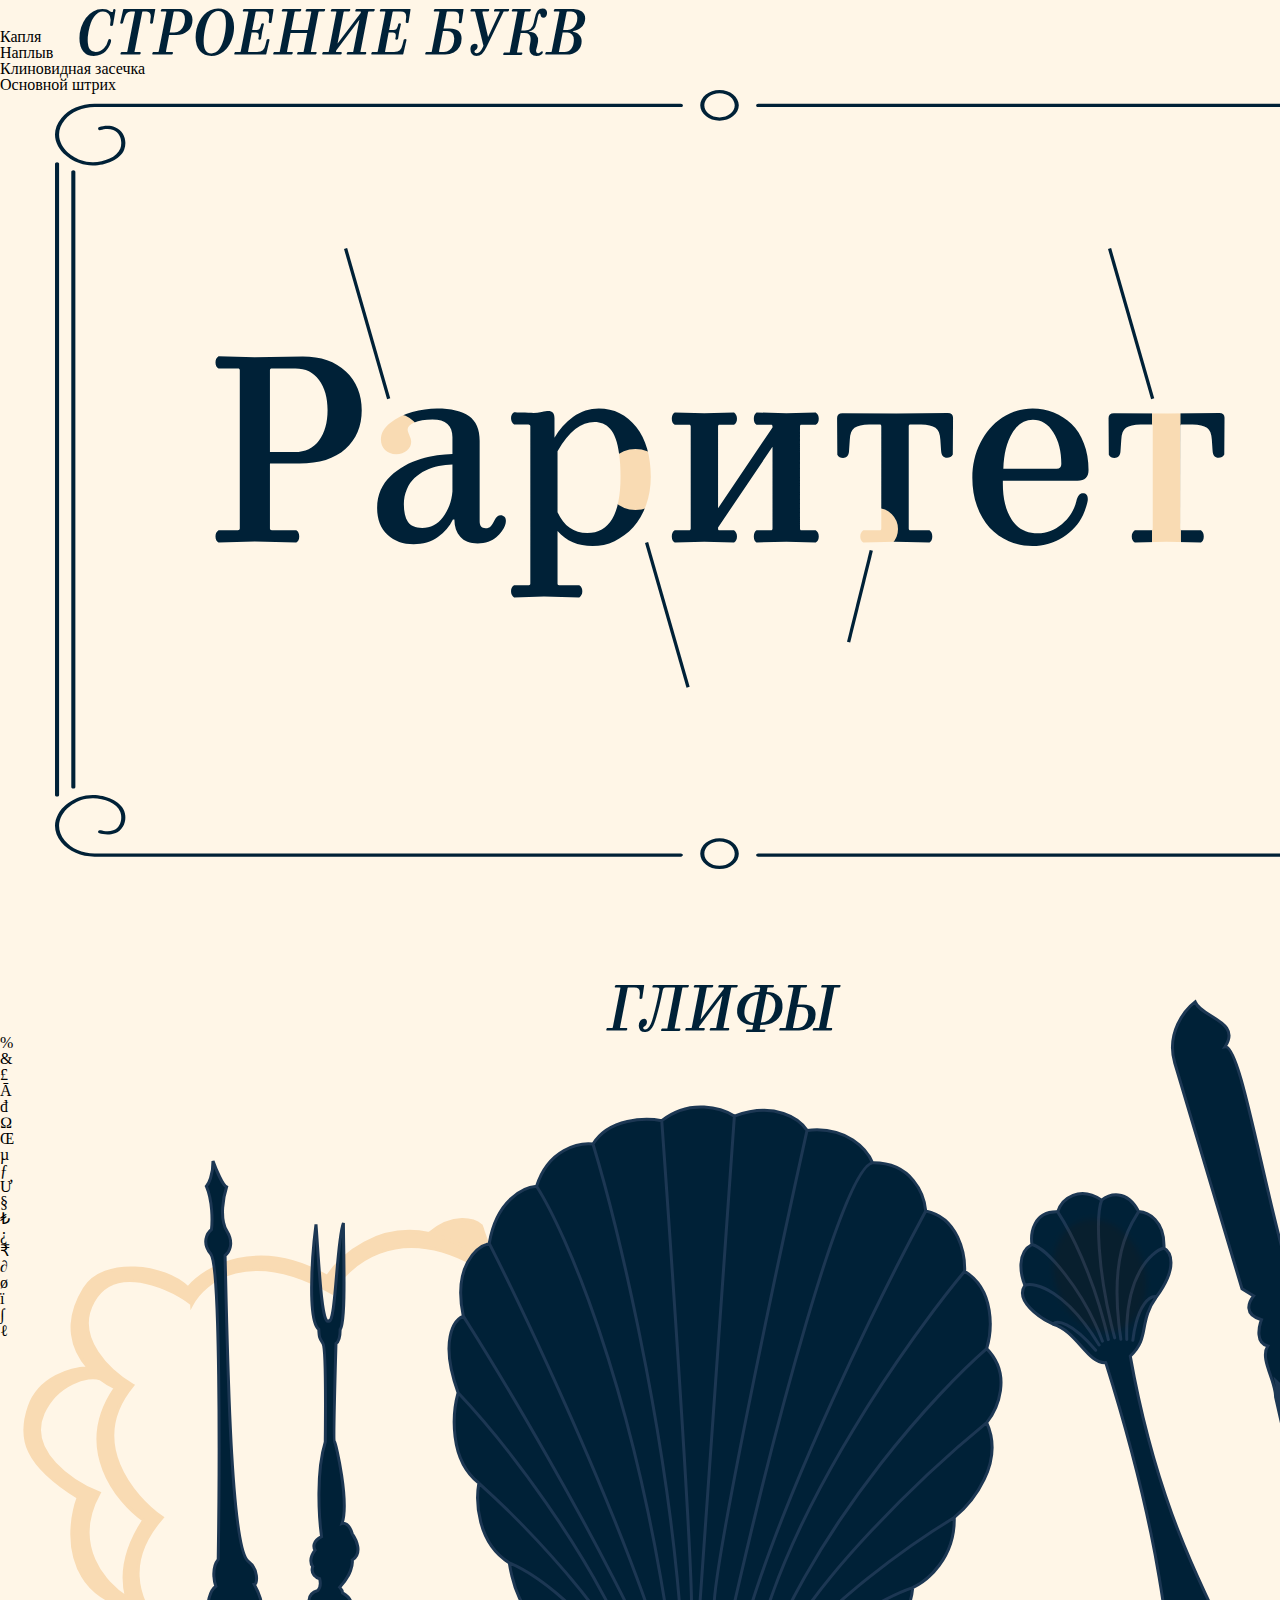
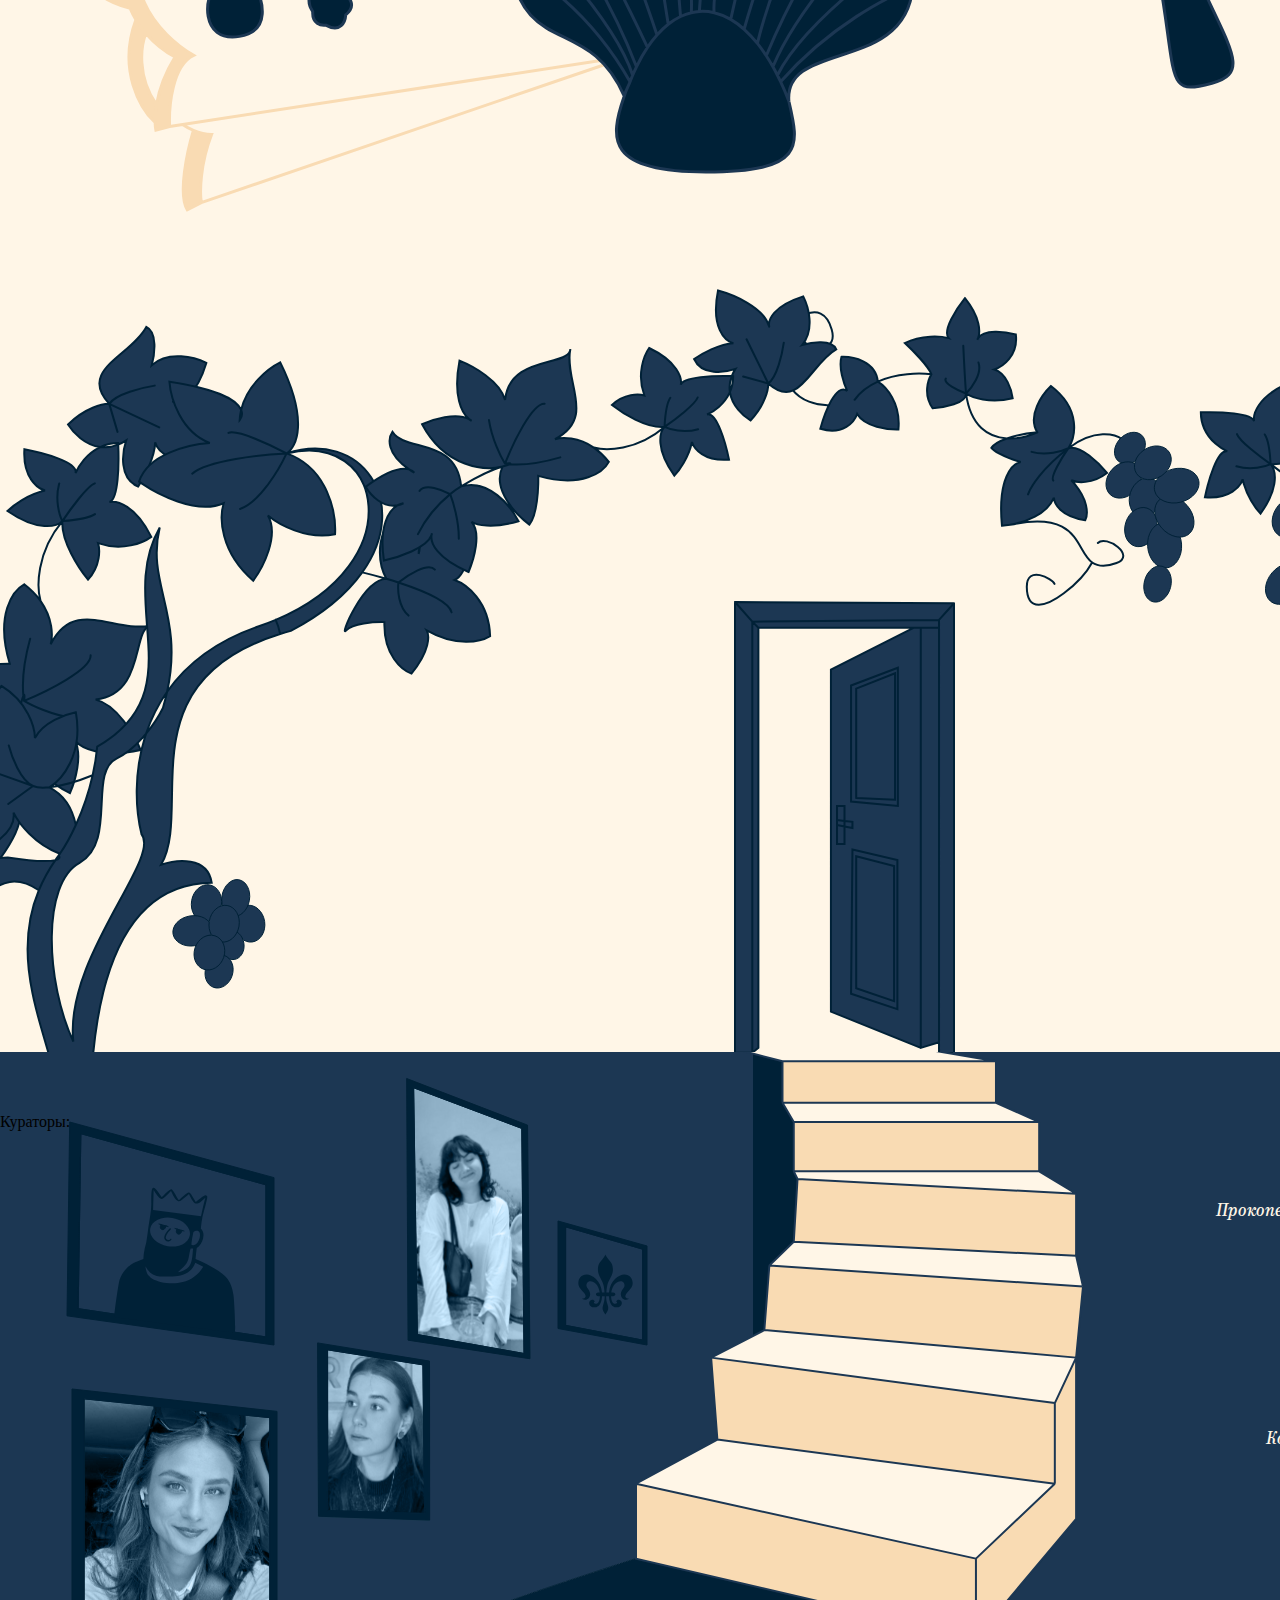
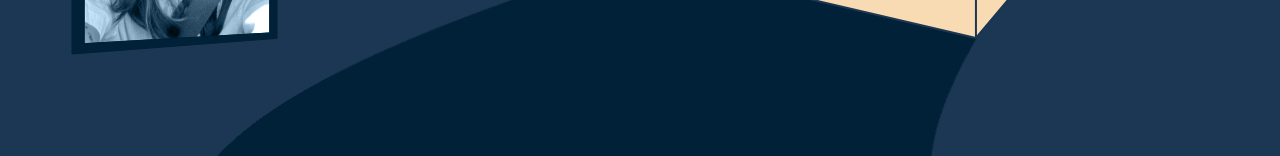
<file: parmigiano.html>
<!DOCTYPE html>
<html lang="en">
  <head>
    <link rel="stylesheet" href="stylesheets/style.css" />
    <meta charset="UTF-8" />
    <meta name="viewport" content="width=device-width, initial-scale=1.0" />
    <title>Document</title>
  </head>
  <body id="index">
    <!-- <img src="images/first.jpg" alt="первый экран" /> -->
    <section class="firstSection">
      <div class="firsttext">
        <h1>Parmigiano Piccolo Pro</h1>
        <!-- <img src="../parmigiano/images/firstdop.svg" alt="листья справа" /> -->
      </div>
    </section>

    <section class="secondSection">
      <h2>Шрифт с ароматом антикварной&nbsp;лавки</h2>
      <p>Выпущен в 2014 году</p>
      <!-- <img src="../parmigiano/images/seconddop.svg" alt="табличка" /> -->
    </section>

    <section class="thirdSection">
      <h5>Комерческий шрифт. Стоимость:</h5>
      <h3>408€</h3>
    </section>

    <section class="fourSection">
      <h4>Начертания</h4>
    </section>

    <section class="fiveSection">
      <h4>Стили цифр</h4>
      <h6>
        Каждый вес Parmigiano Piccolo включает в&nbsp;себя восемь различных
        видов цифр. По&nbsp;умолчанию в&nbsp;Parmigiano используются
        пропорциональные цифры в&nbsp;старинном стиле. Однако он&nbsp;также
        включает в&nbsp;себя цифры с&nbsp;заглавной буквы, табличные обозначения
        (как с&nbsp;заглавной буквы, так и&nbsp;в&nbsp;старом стиле), заглавные
        и&nbsp;нижние цифры.
      </h6>
      <div class="sreda"><p>среда</p></div>
      <div class="odin"><p>1</p></div>
      <div class="nol"><p>0</p></div>
      <div class="june"><p>июнь</p></div>
    </section>

    <section class="sixSection">
      <h4>Особенности</h4>
      <h6>
        В большинстве шрифтов Typotheque реализована функция использования
        капителей
      </h6>
      <div class="M"><p>М</p></div>
    </section>

    <section class="sevenSection">
      <p>Шрифт ориентирован на&nbsp;практичность и&nbsp;удобочитаемость</p>
    </section>

    <section class="eightSection">
      <h4>Лигатуры</h4>
      <h6>
        Стандартные лигатуры предназначены для&nbsp;улучшения читаемости
        определённых сочетаний букв. Например, если эта функция включена,
        при&nbsp;вводе «f»&nbsp;и&nbsp;«i» автоматически будет создаваться
        лигатура «fi».
      </h6>
      <div class="scob1"><p>[[]]</p></div>
      <div class="scob2"><p>(())</p></div>
      <div class="arrow1"><p>↙</p></div>
      <div class="arrow2"><p>↙</p></div>
      <div class="lig1"><p>fi</p></div>
      <div class="lig2"><p>fl</p></div>
      <div class="lig3"><p>[[]]</p></div>
      <div class="lig4"><p>(())</p></div>
    </section>

    <section class="nineSection">
      <h4>Языки</h4>
    </section>

    <section class="tenSection">
      <h4>Cтроение букв</h4>
      <div class="1"><p>Капля</p></div>
      <div class="2"><p>Наплыв</p></div>
      <div class="3"><p>Клиновидная засечка</p></div>
      <div class="4"><p>Основной штрих</p></div>
    </section>

    <section class="elevenSection">
      <h4>Глифы</h4>

      <div class="percent"><p>%</p></div>
      <div class="and"><p>&</p></div>
      <div class="E"><p>£</p></div>
      <div class="A"><p>Ā</p></div>
      <div class="d"><p>đ</p></div>
      <div class="omega"><p>Ω</p></div>
      <div class="CE"><p>Œ</p></div>
      <div class="lu"><p>µ</p></div>
      <div class="f"><p>ƒ</p></div>
      <div class="U"><p>Ư</p></div>
      <div class="paragraph"><p>§</p></div>
      <div class="L"><p>₺</p></div>
      <div class="?"><p>¿</p></div>
      <div class="R"><p>₹</p></div>
      <div class="dital"><p>∂</p></div>
      <div class="o"><p>ø</p></div>
      <div class="i"><p>ï</p></div>
      <div class="j"><p>∫</p></div>
      <div class="lital"><p>ℓ</p></div>
    </section>

    <section class="twelveSection"></section>

    <section class="thirteenSection">
      <div class="name">
        <p>
          Прокопенко Милана <br />
          Б25ДЗ10<br />
          2025
        </p>
      </div>
      <div class="kurator"><p>Кураторы:</p></div>
      <div class="anna"><p>Комкова Анна</p></div>
      <div class="kamila"><p>Камила Рихтер</p></div>
    </section>
  </body>
</html>
</file>
<file: stylesheets/style.css>
@import url(reset.css);
@import url(font.css);
@import url(layout.css);
</file>
